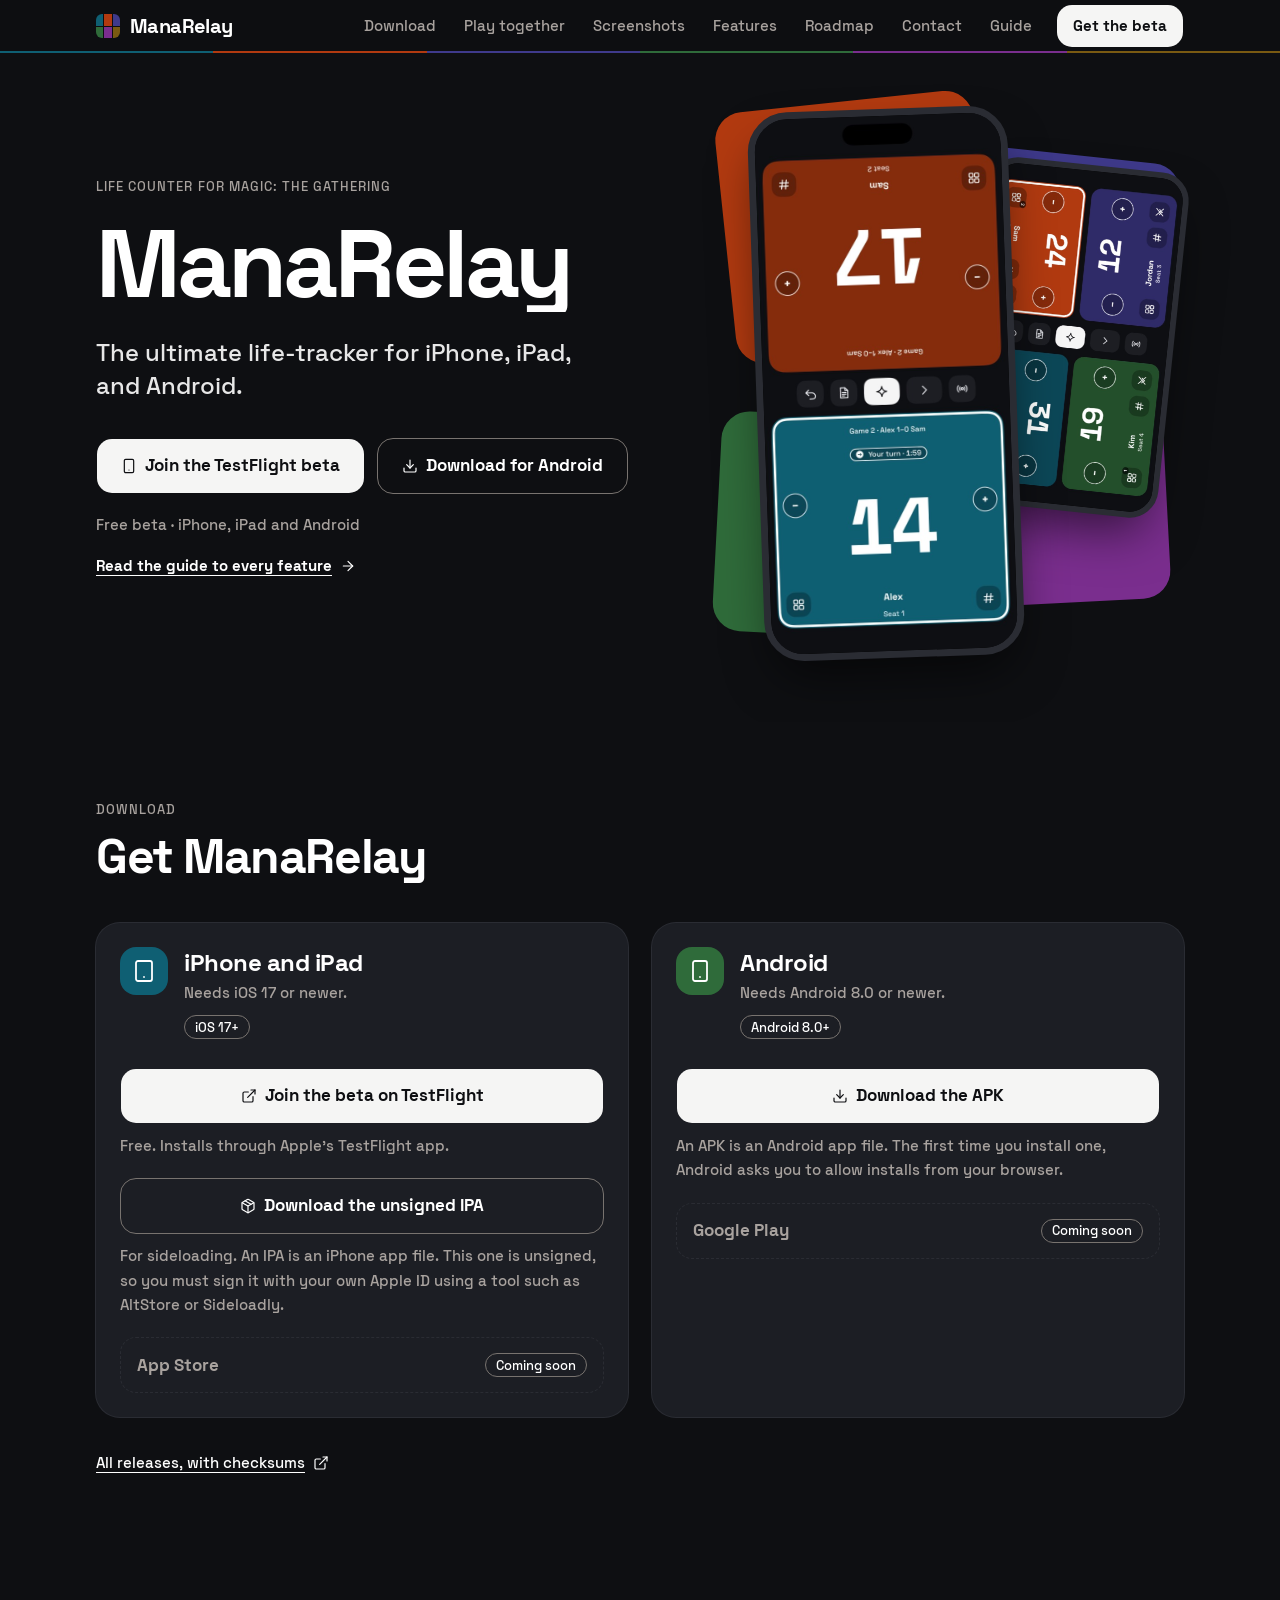
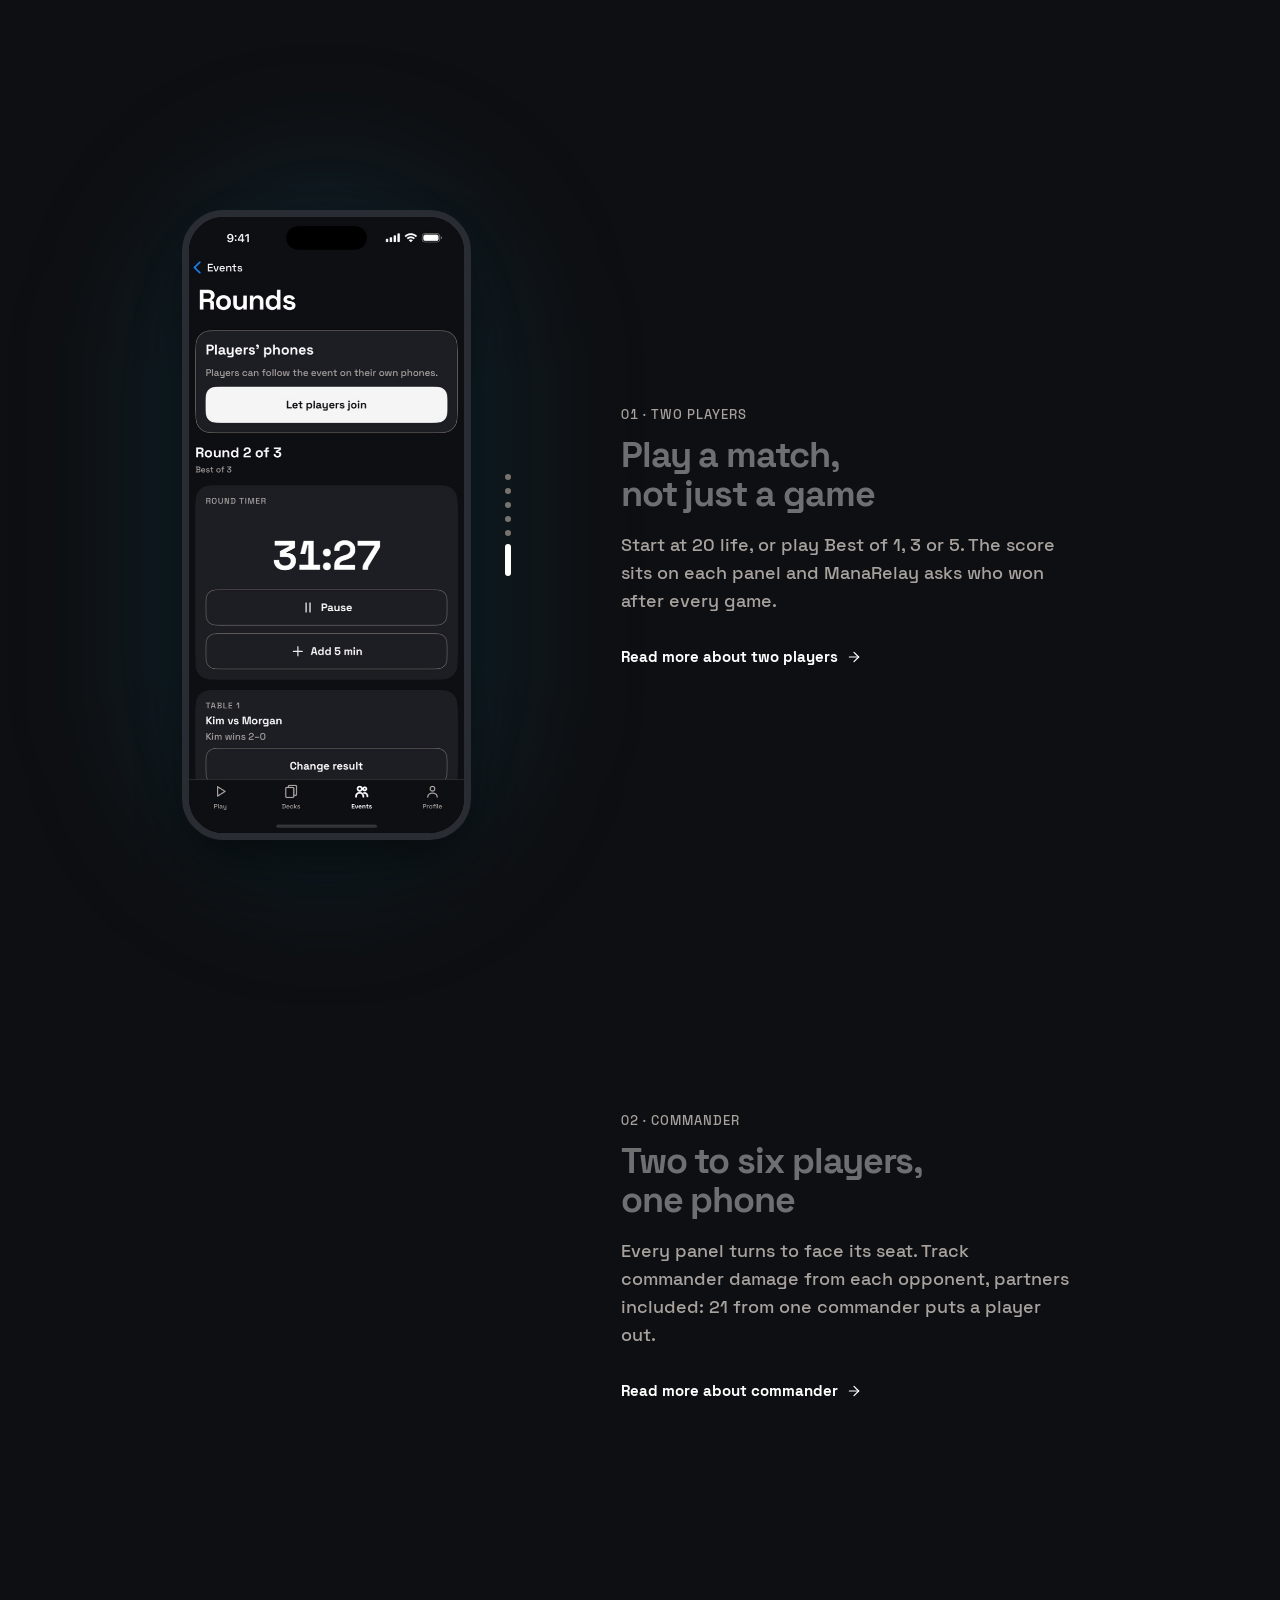
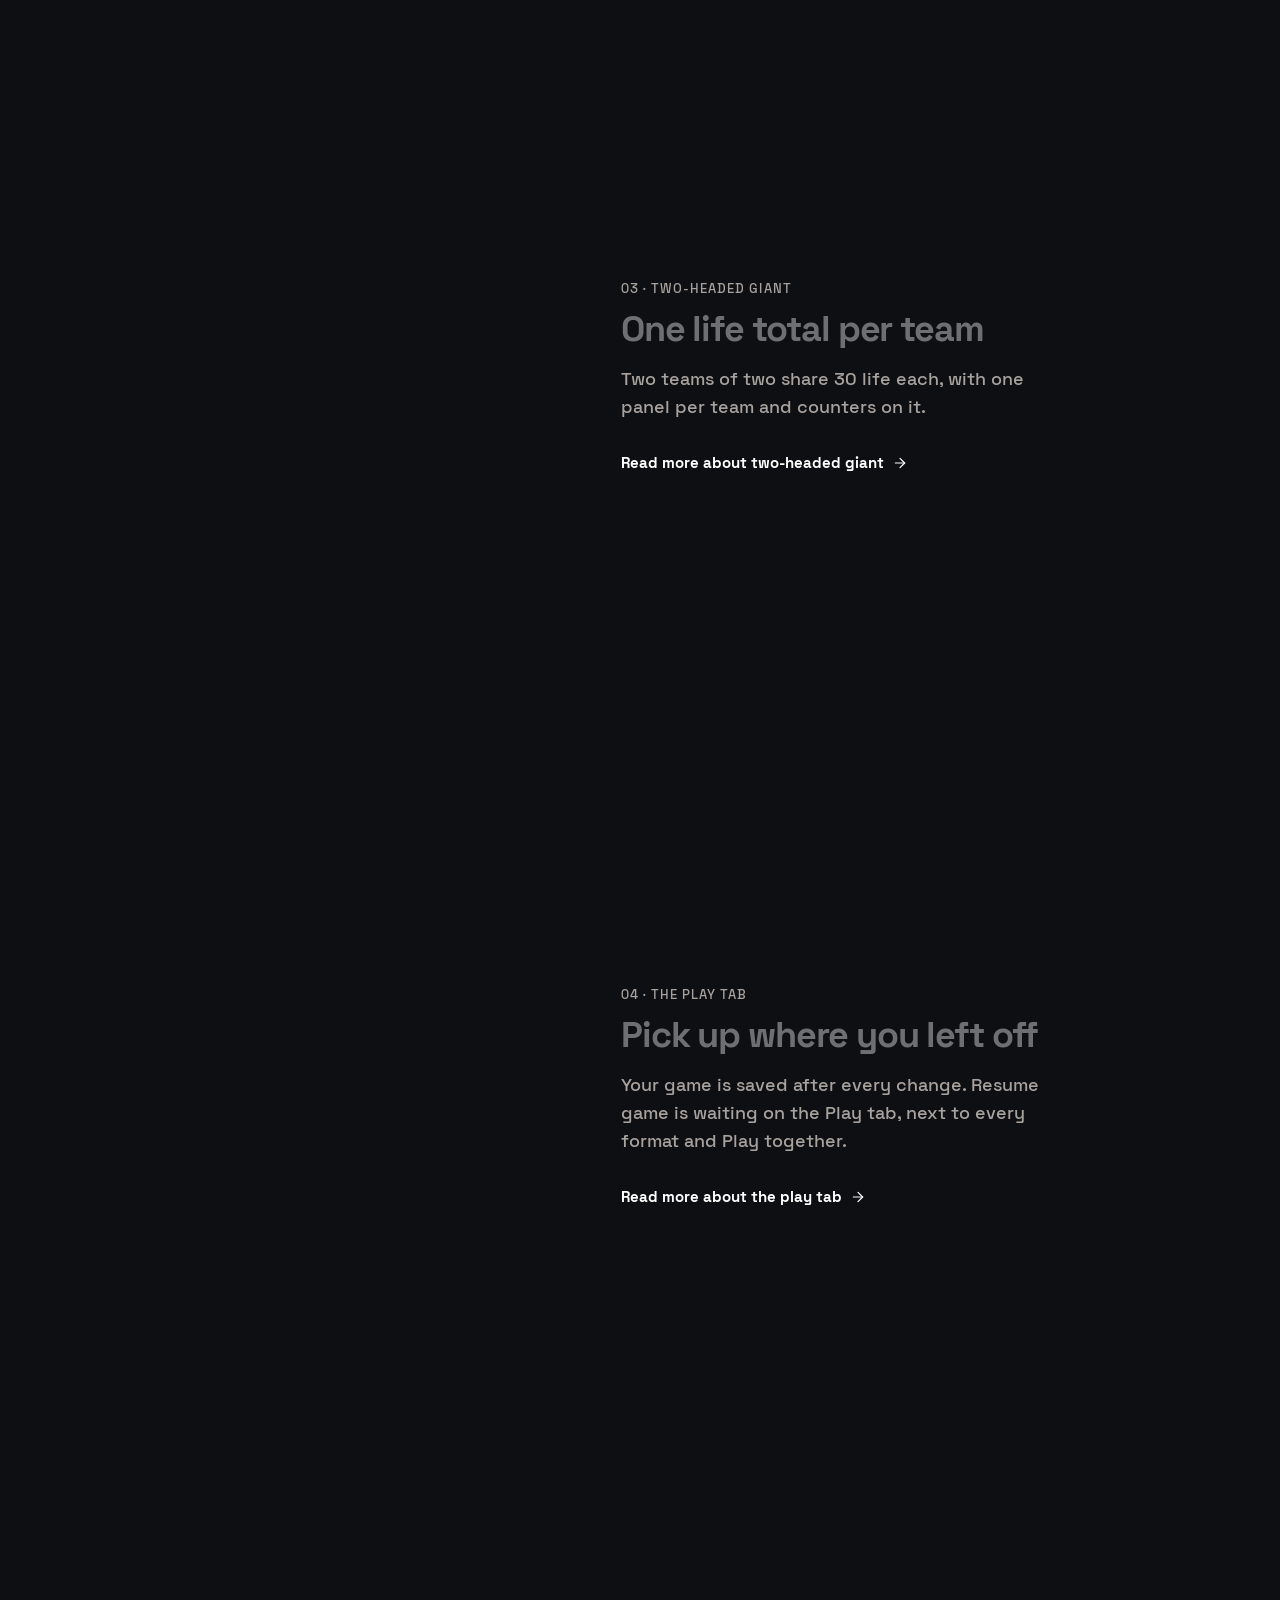
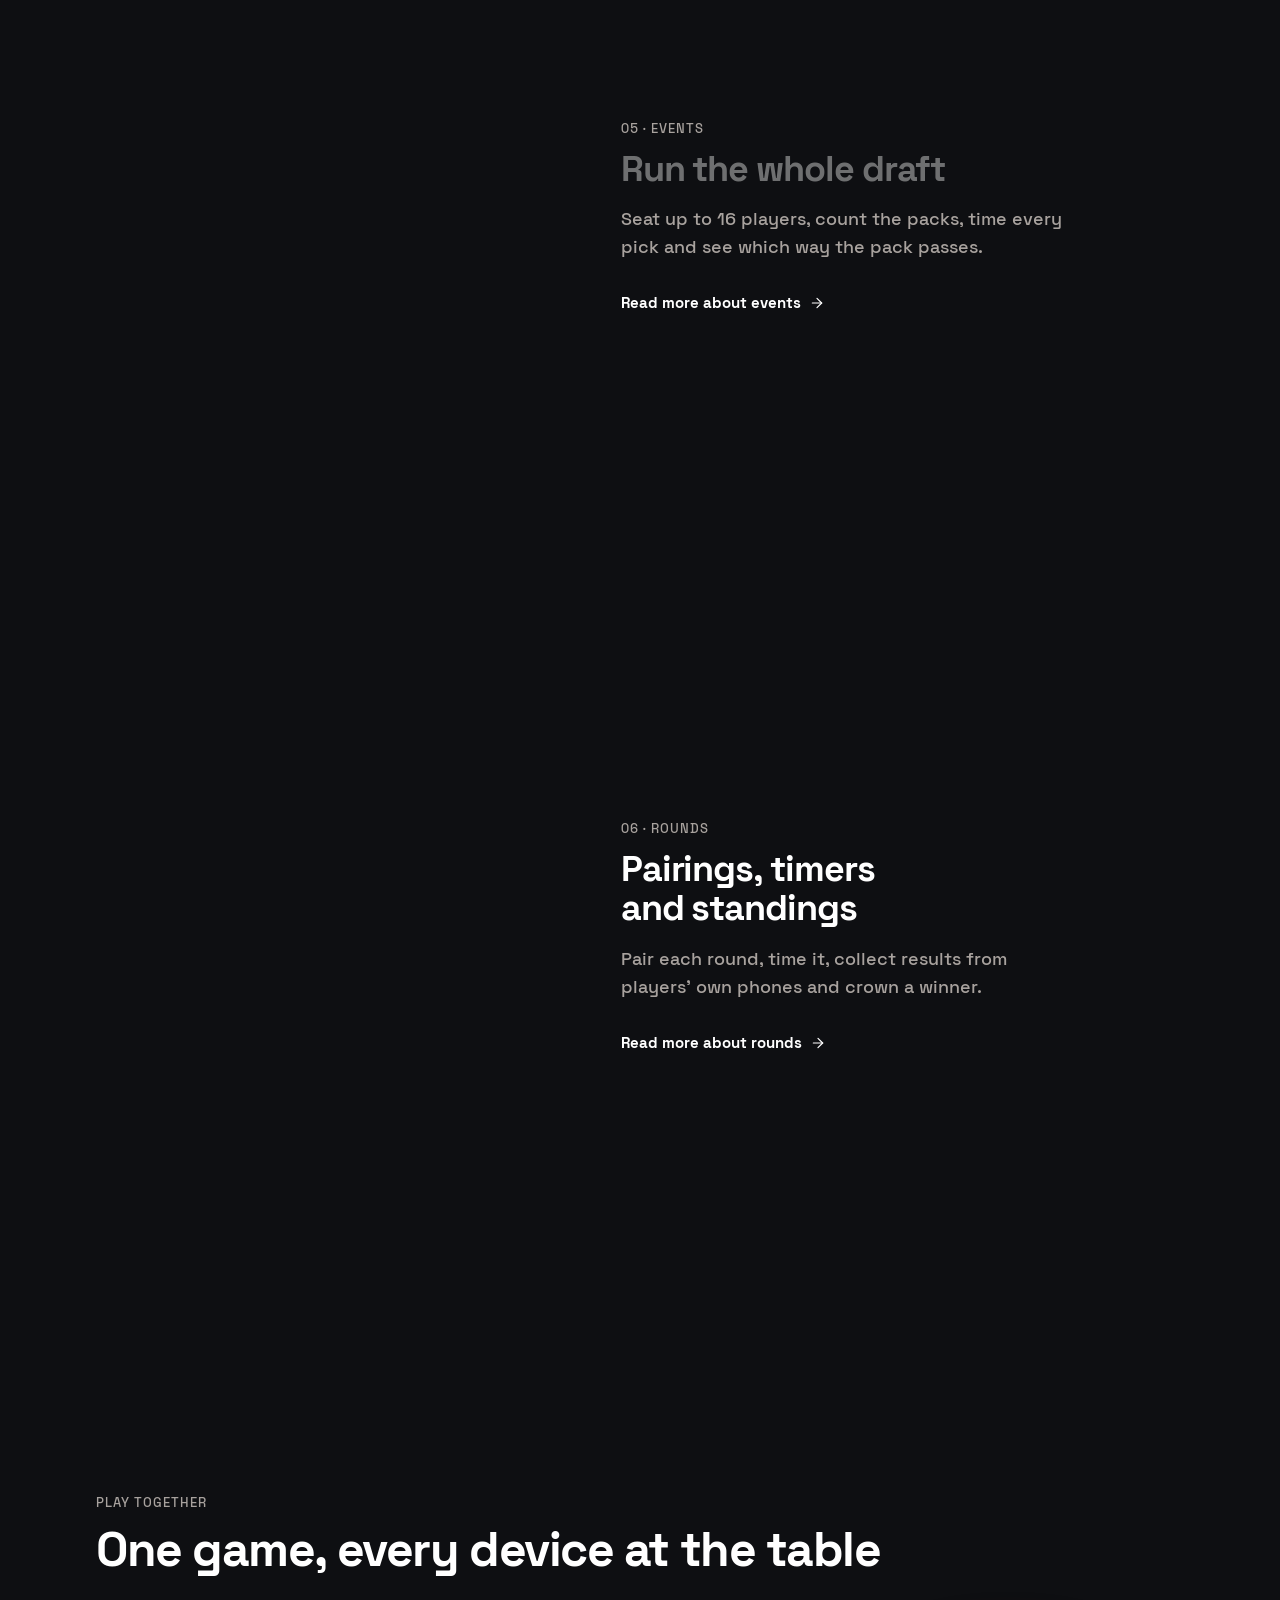
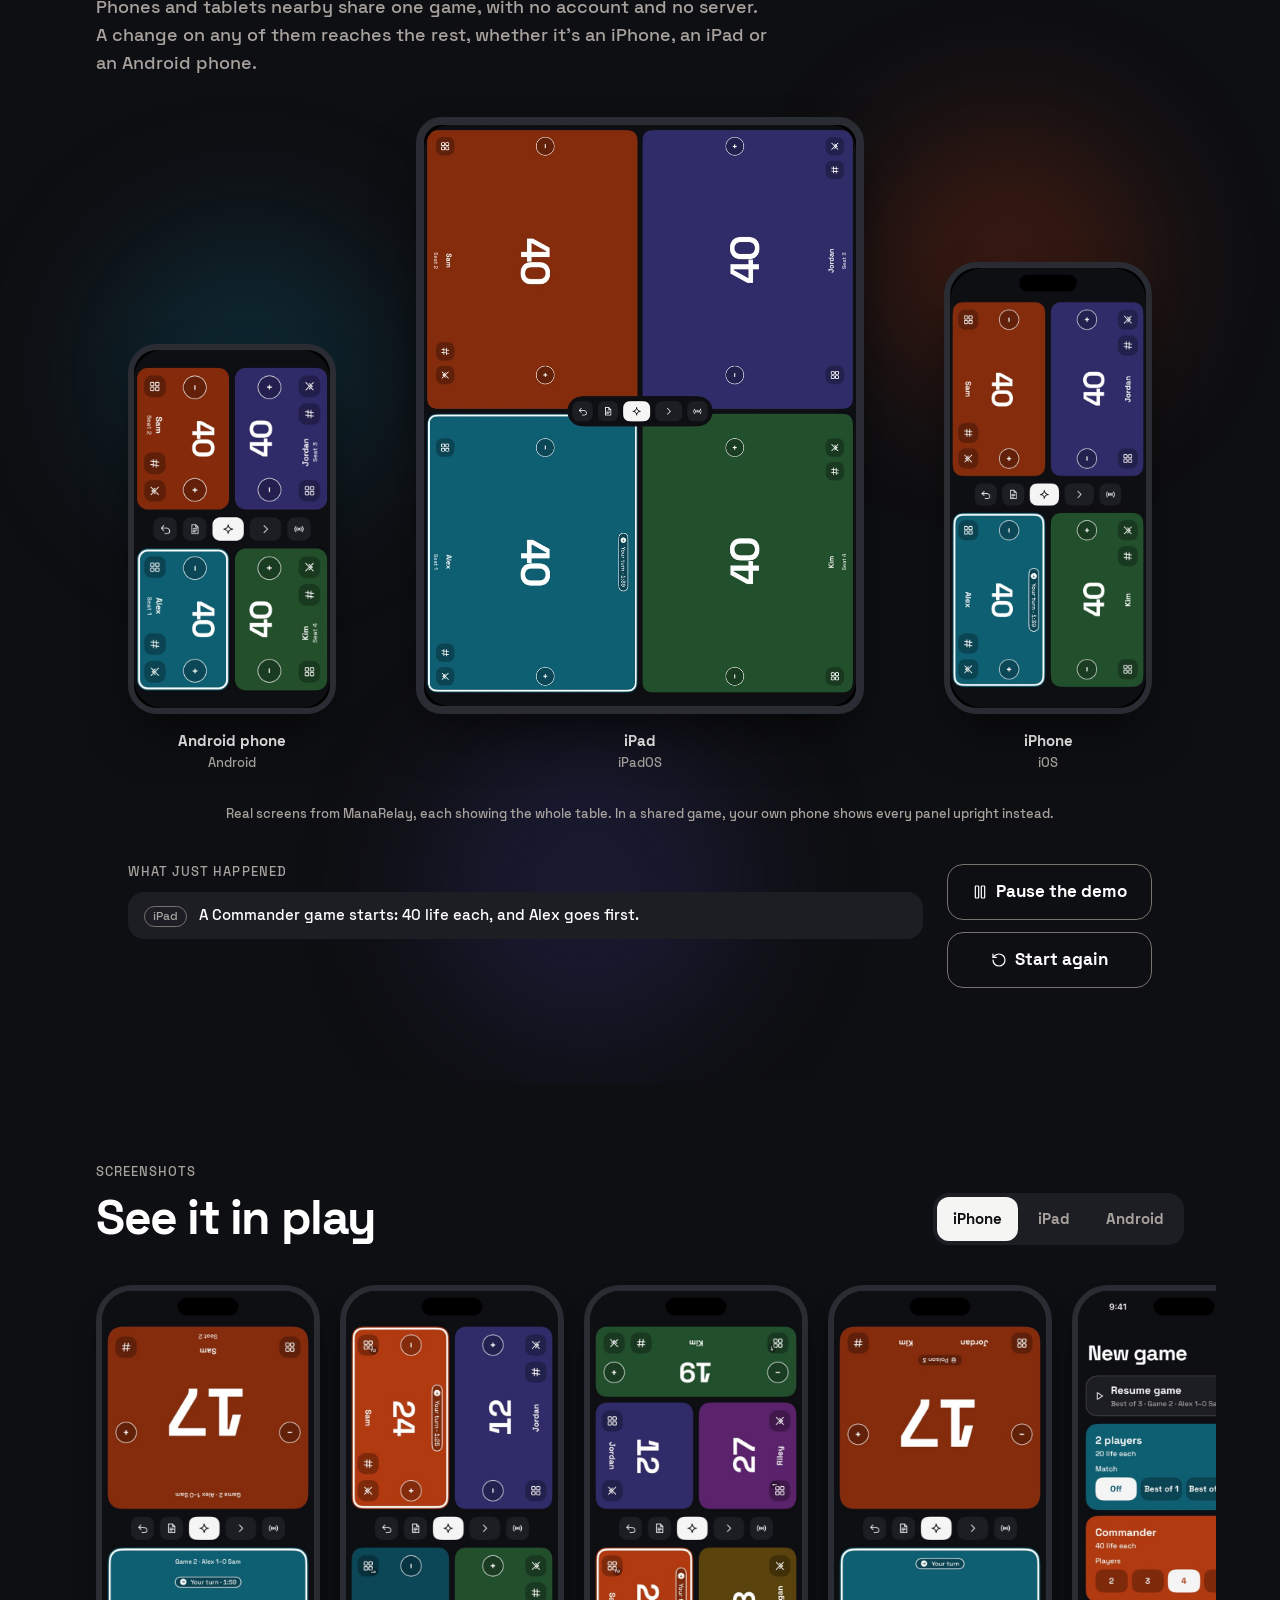
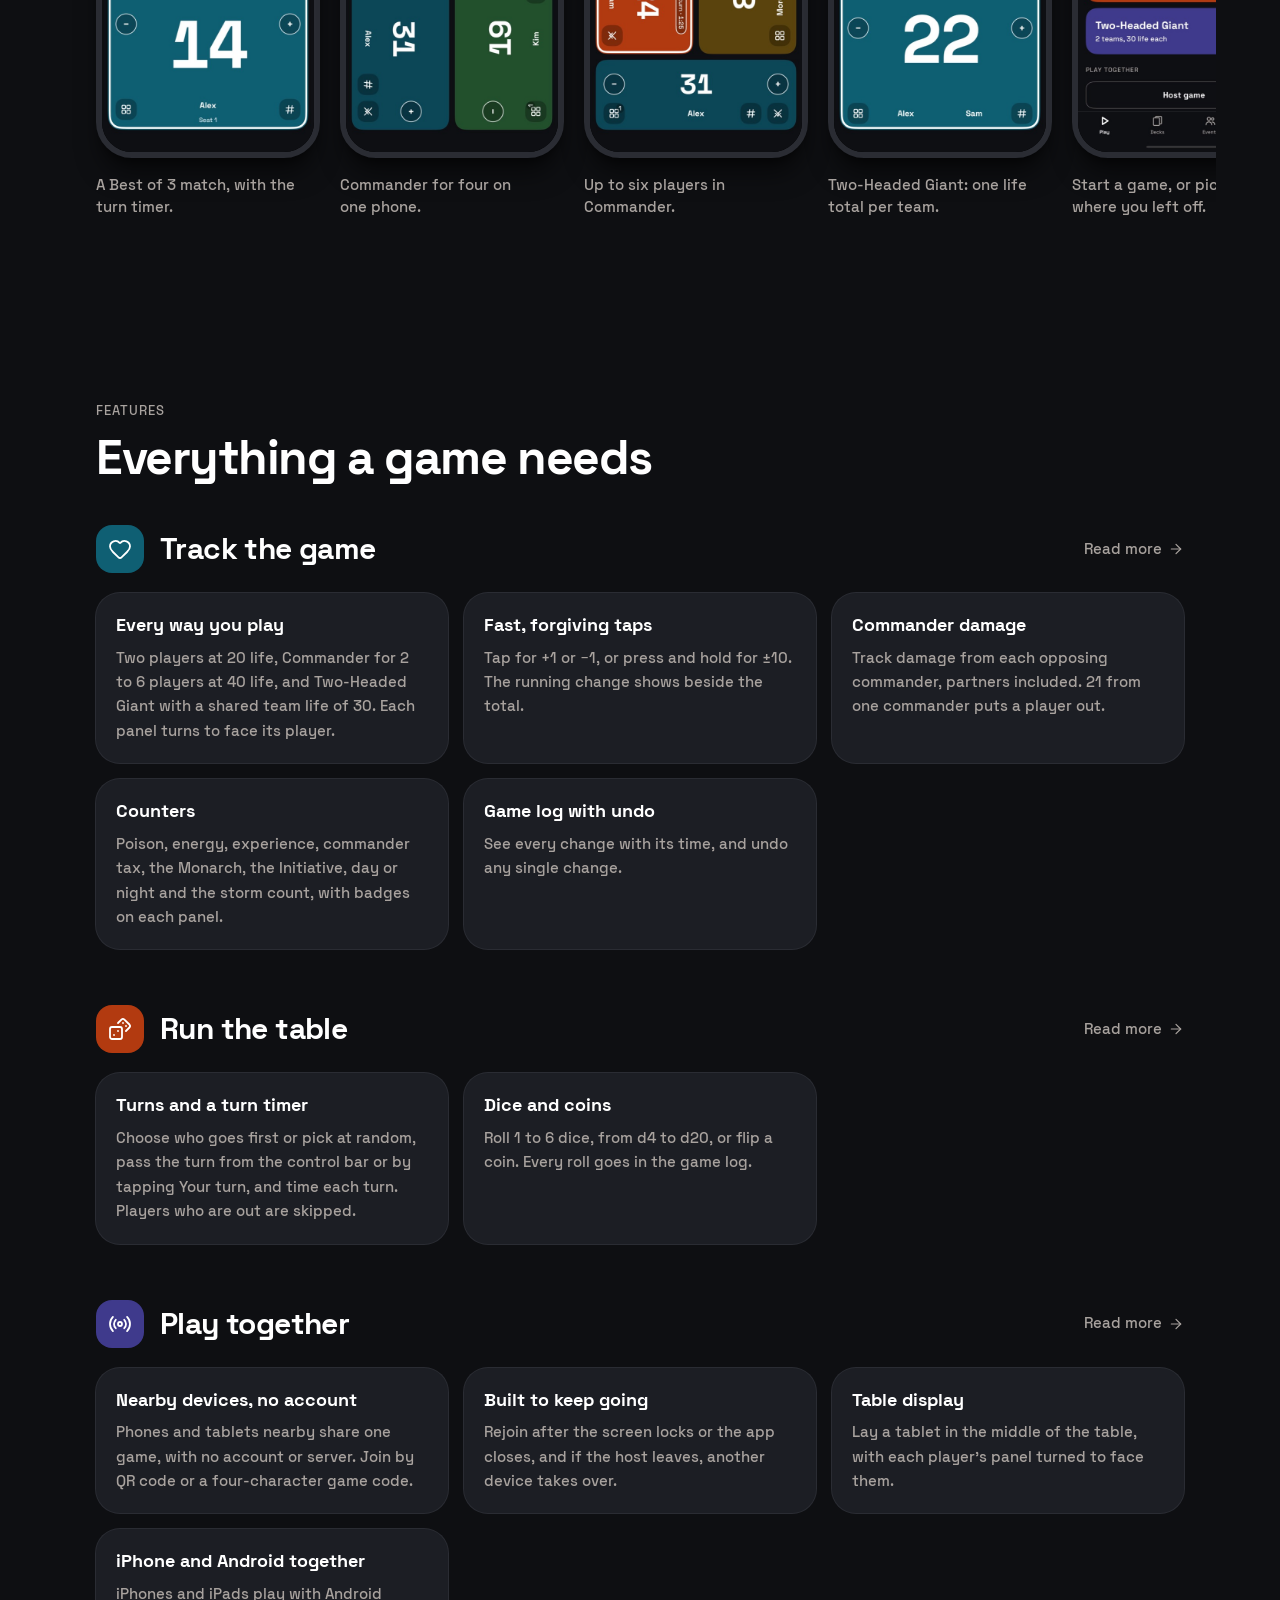
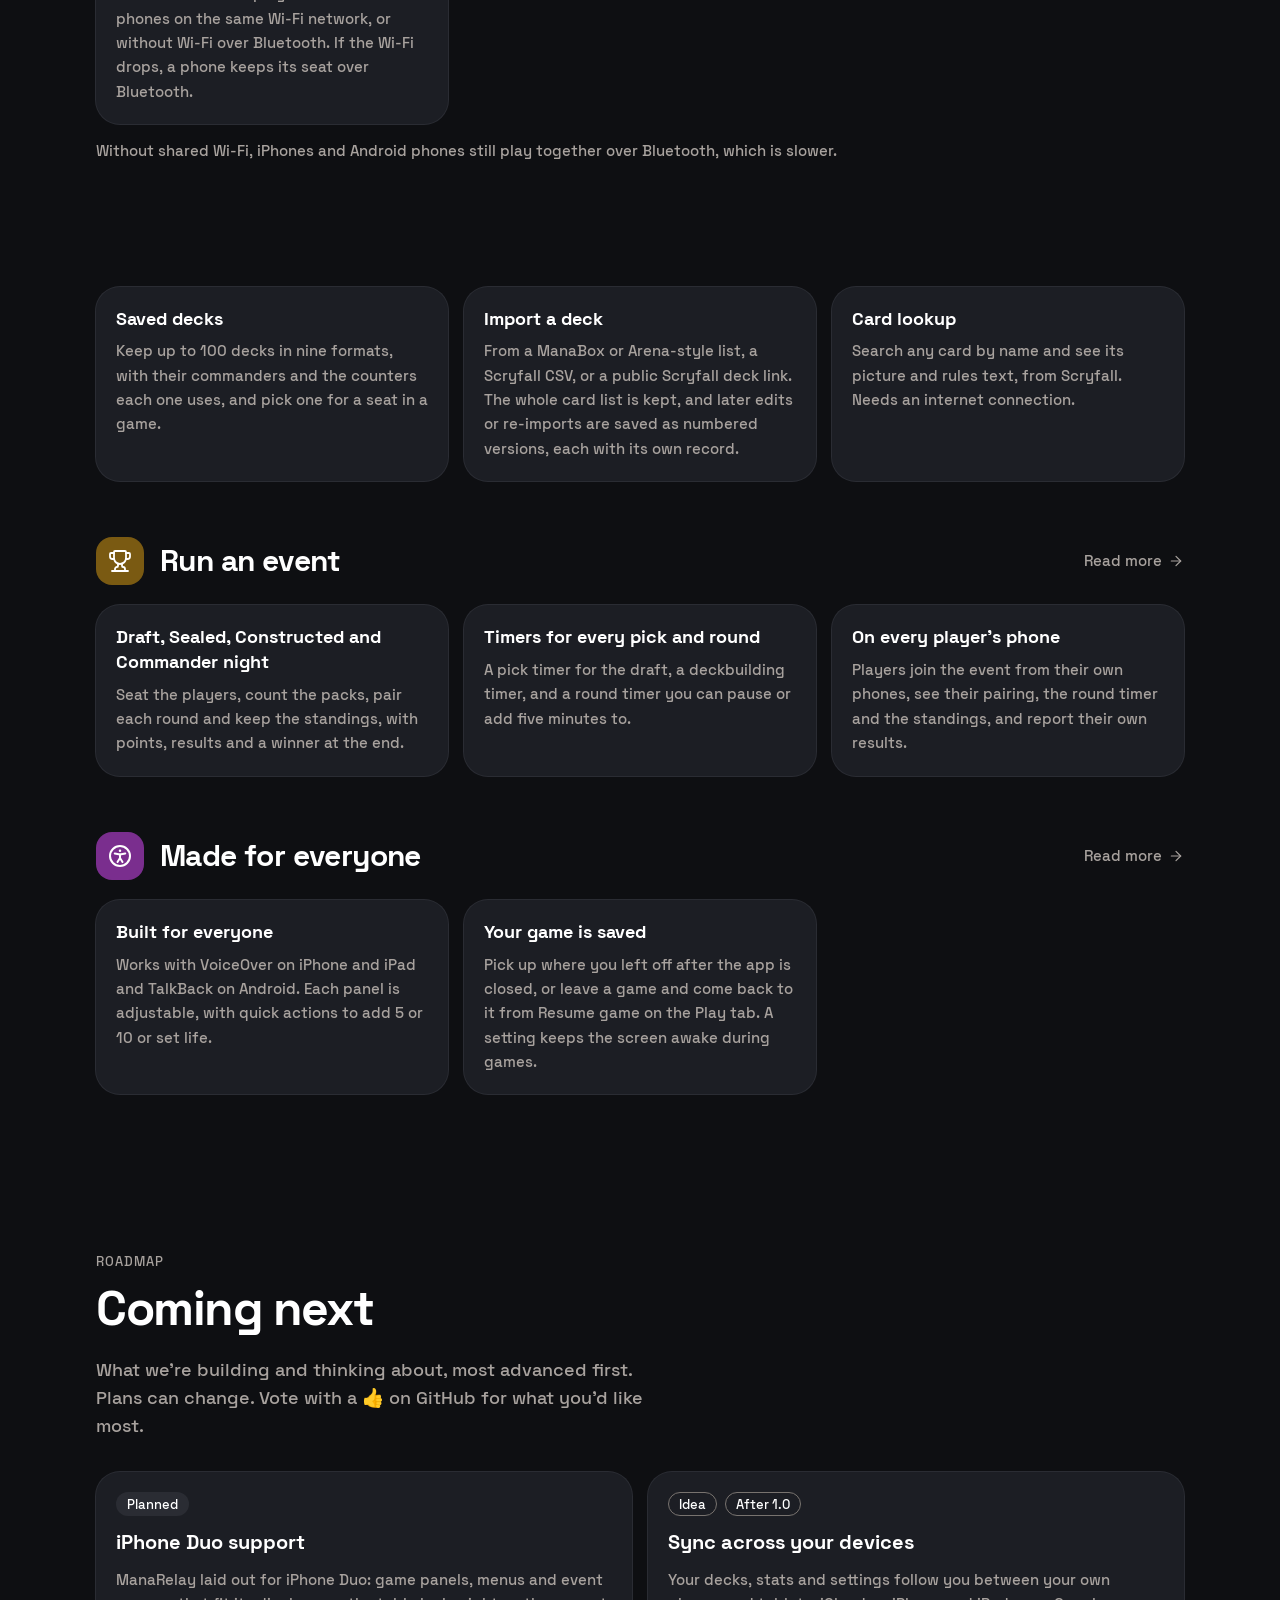
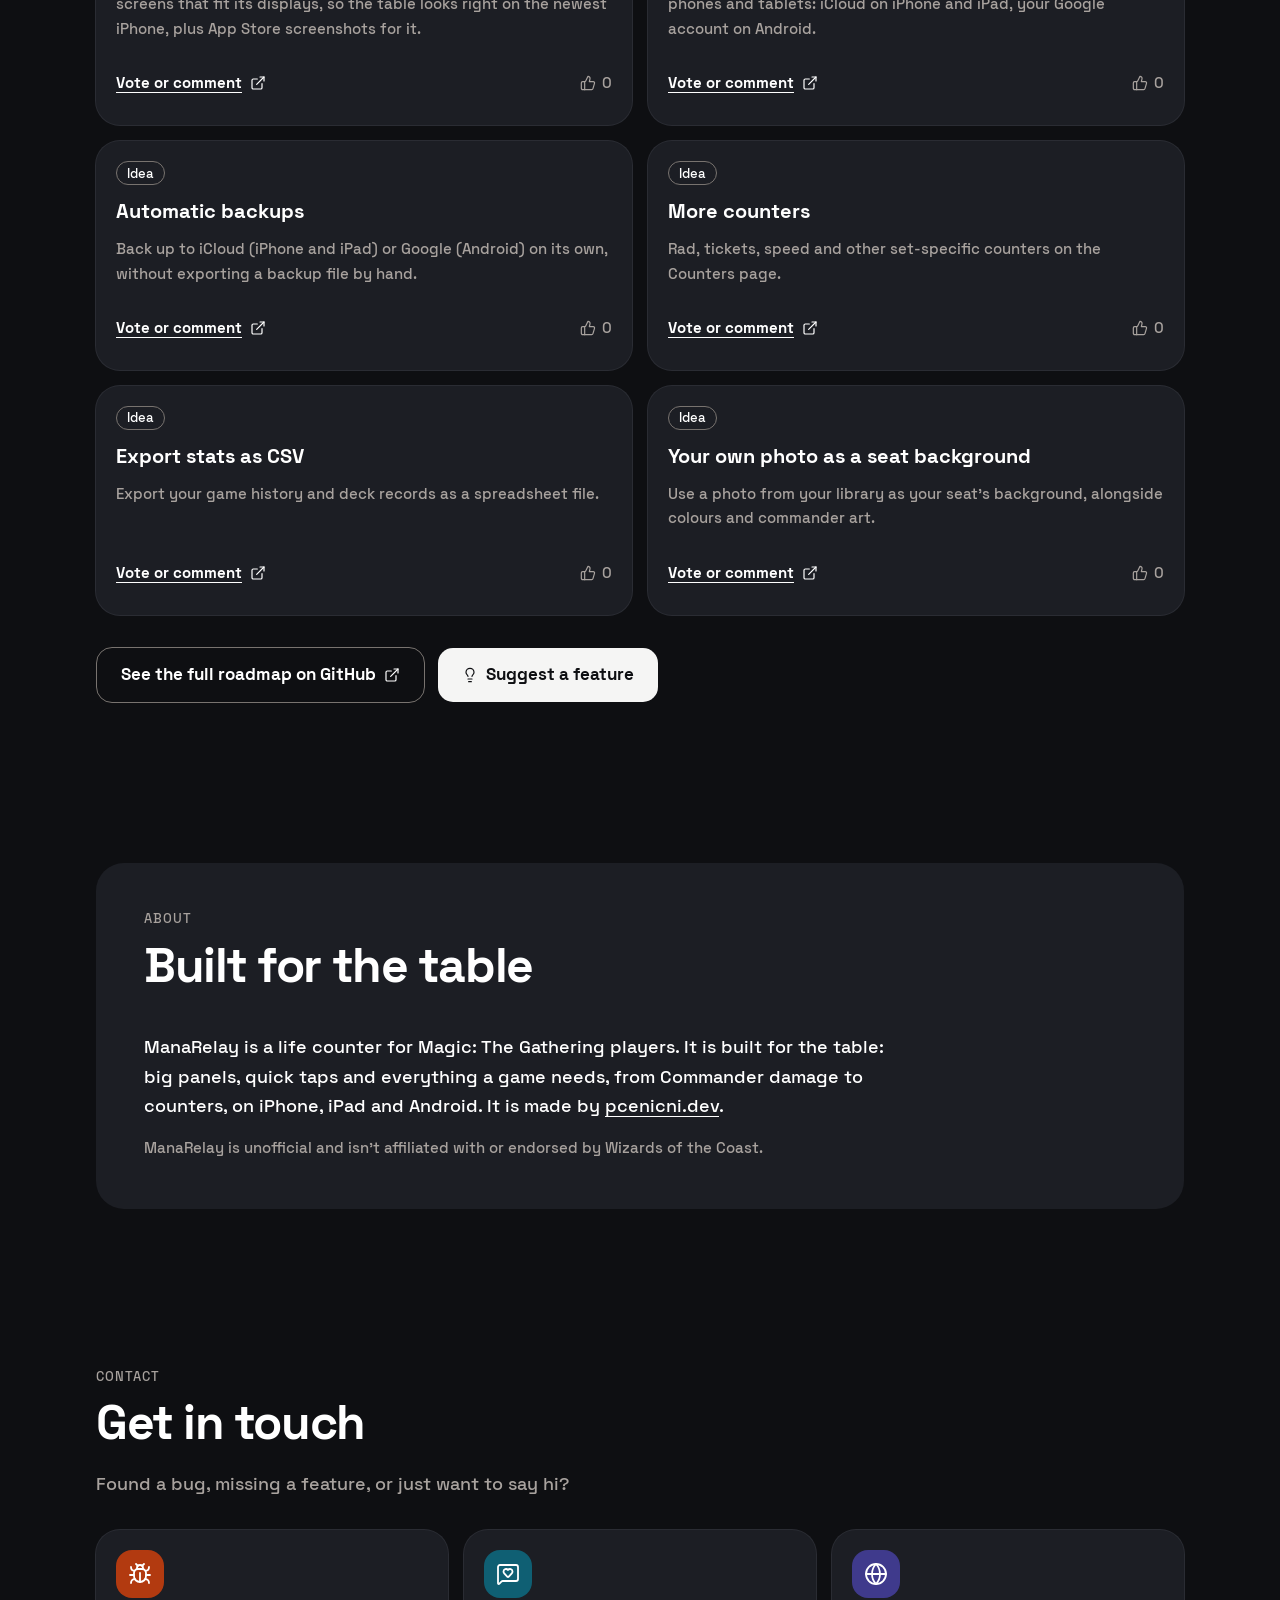
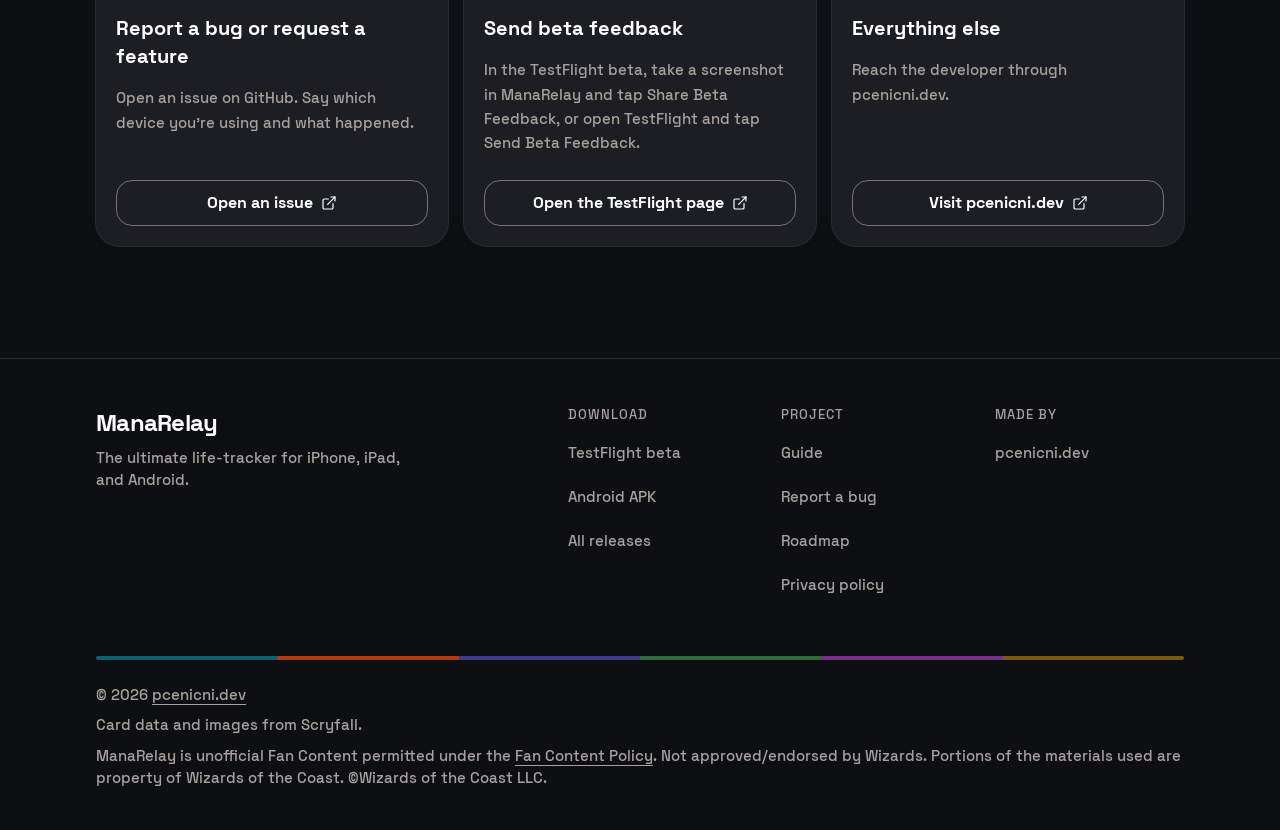
<file: index.html>
<!doctype html>
<html lang="en" class="dark">
  <head>
    <meta charset="utf-8" />
    <meta name="viewport" content="width=device-width, initial-scale=1" />
    <title>ManaRelay</title>
    <meta name="description" content="ManaRelay is the ultimate life-tracker for iPhone, iPad, and Android." />
    <meta name="color-scheme" content="dark" />
    <meta name="theme-color" content="#0E0F12" />
    <meta property="og:title" content="ManaRelay" />
    <meta property="og:description" content="ManaRelay is the ultimate life-tracker for iPhone, iPad, and Android." />
    <meta property="og:image" content="screenshots/iphone/01-two-player-match.jpg" />
    <script type="module" crossorigin src="./assets/main-ijTpzR7z.js"></script>
    <link rel="modulepreload" crossorigin href="./assets/SiteHeader-Dh2UIB3n.js">
    <link rel="modulepreload" crossorigin href="./assets/Reveal-Phk2a0mw.js">
    <link rel="stylesheet" crossorigin href="./assets/SiteHeader-Ds6rcYu2.css">
  </head>
  <body>
    <div id="root"></div>
    <noscript>
      <p style="margin:0;padding:2rem 1.25rem;max-width:40rem;font:500 1.125rem/1.5 system-ui,sans-serif;color:#fff">
        ManaRelay is the ultimate life-tracker for iPhone, iPad, and Android. This page needs JavaScript, but you can get
        the app without it:
        <a style="color:#fff" href="https://testflight.apple.com/join/6eZ4953F">Join the TestFlight beta</a> or
        <a style="color:#fff" href="https://github.com/nikpcenicni/ManaRelay/releases/latest/download/ManaRelay-android.apk">Download the Android APK</a>.
      </p>
    </noscript>
  </body>
</html>
</file>
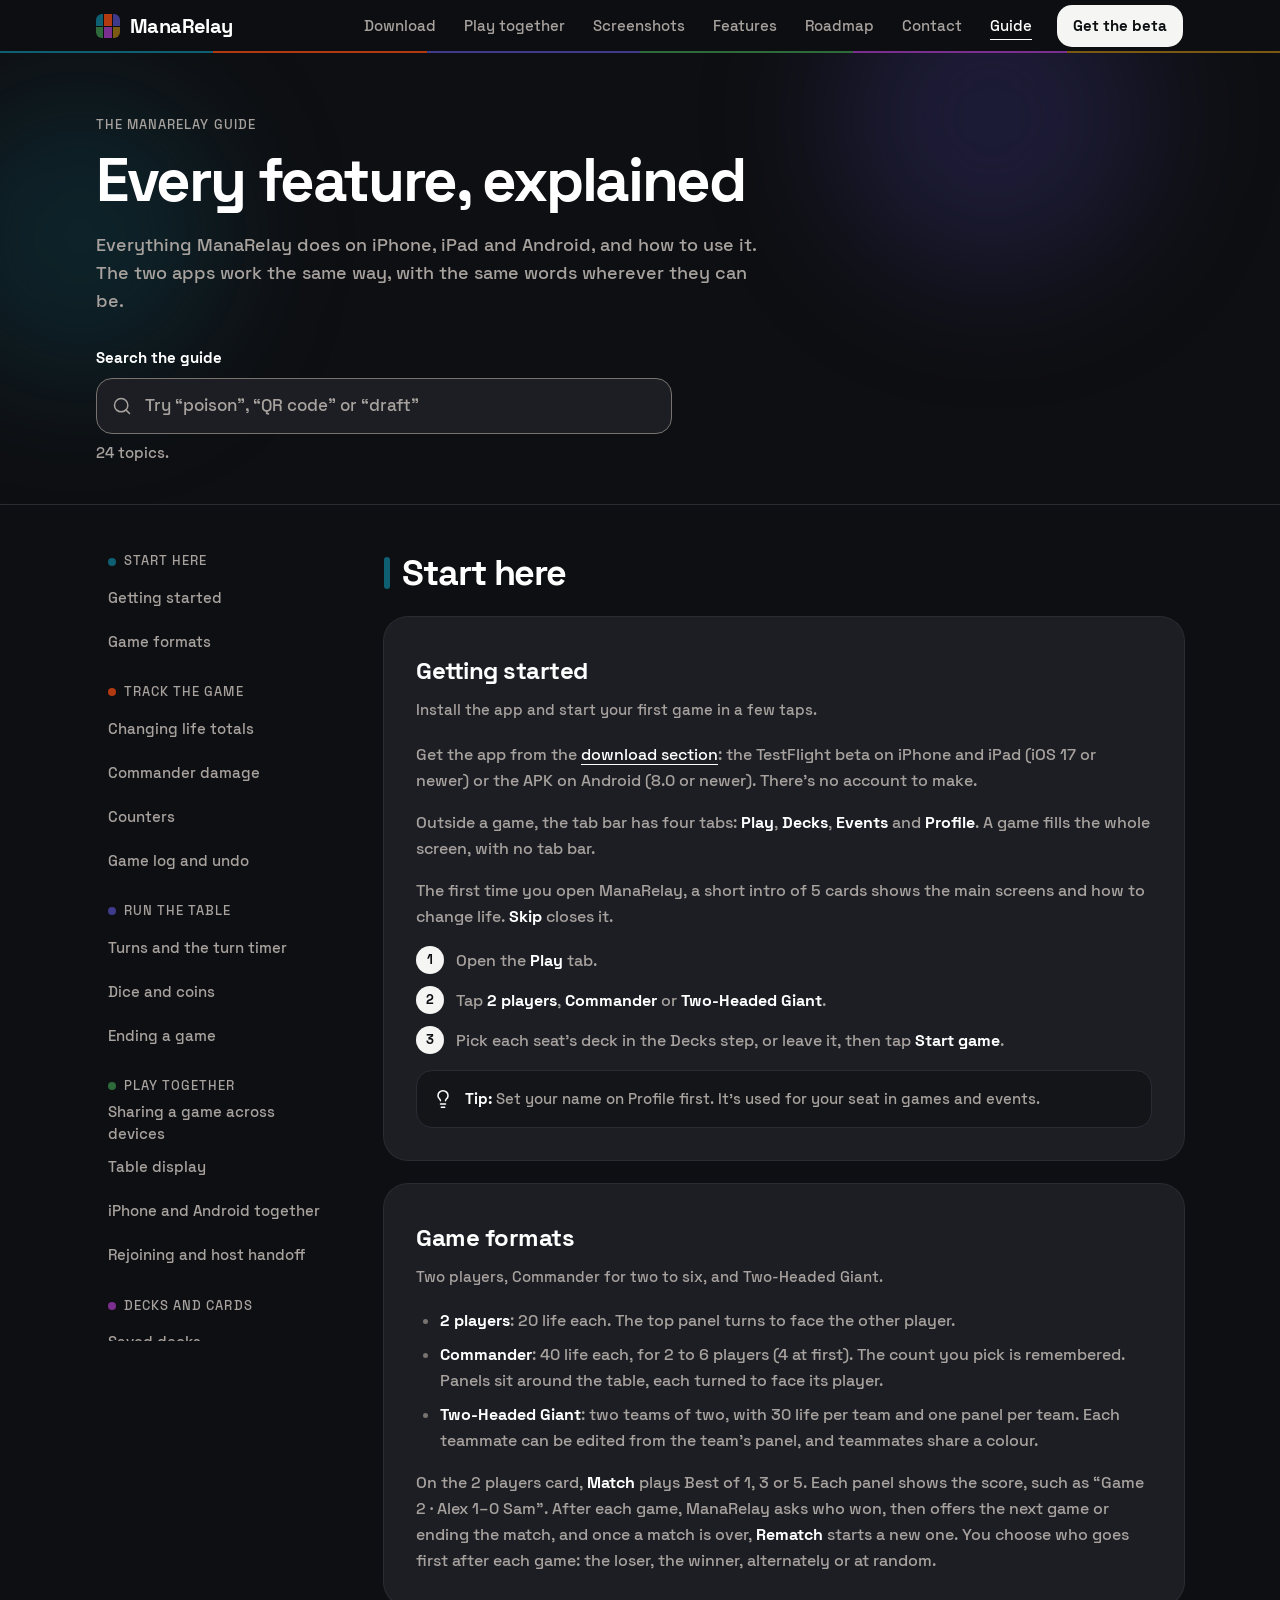
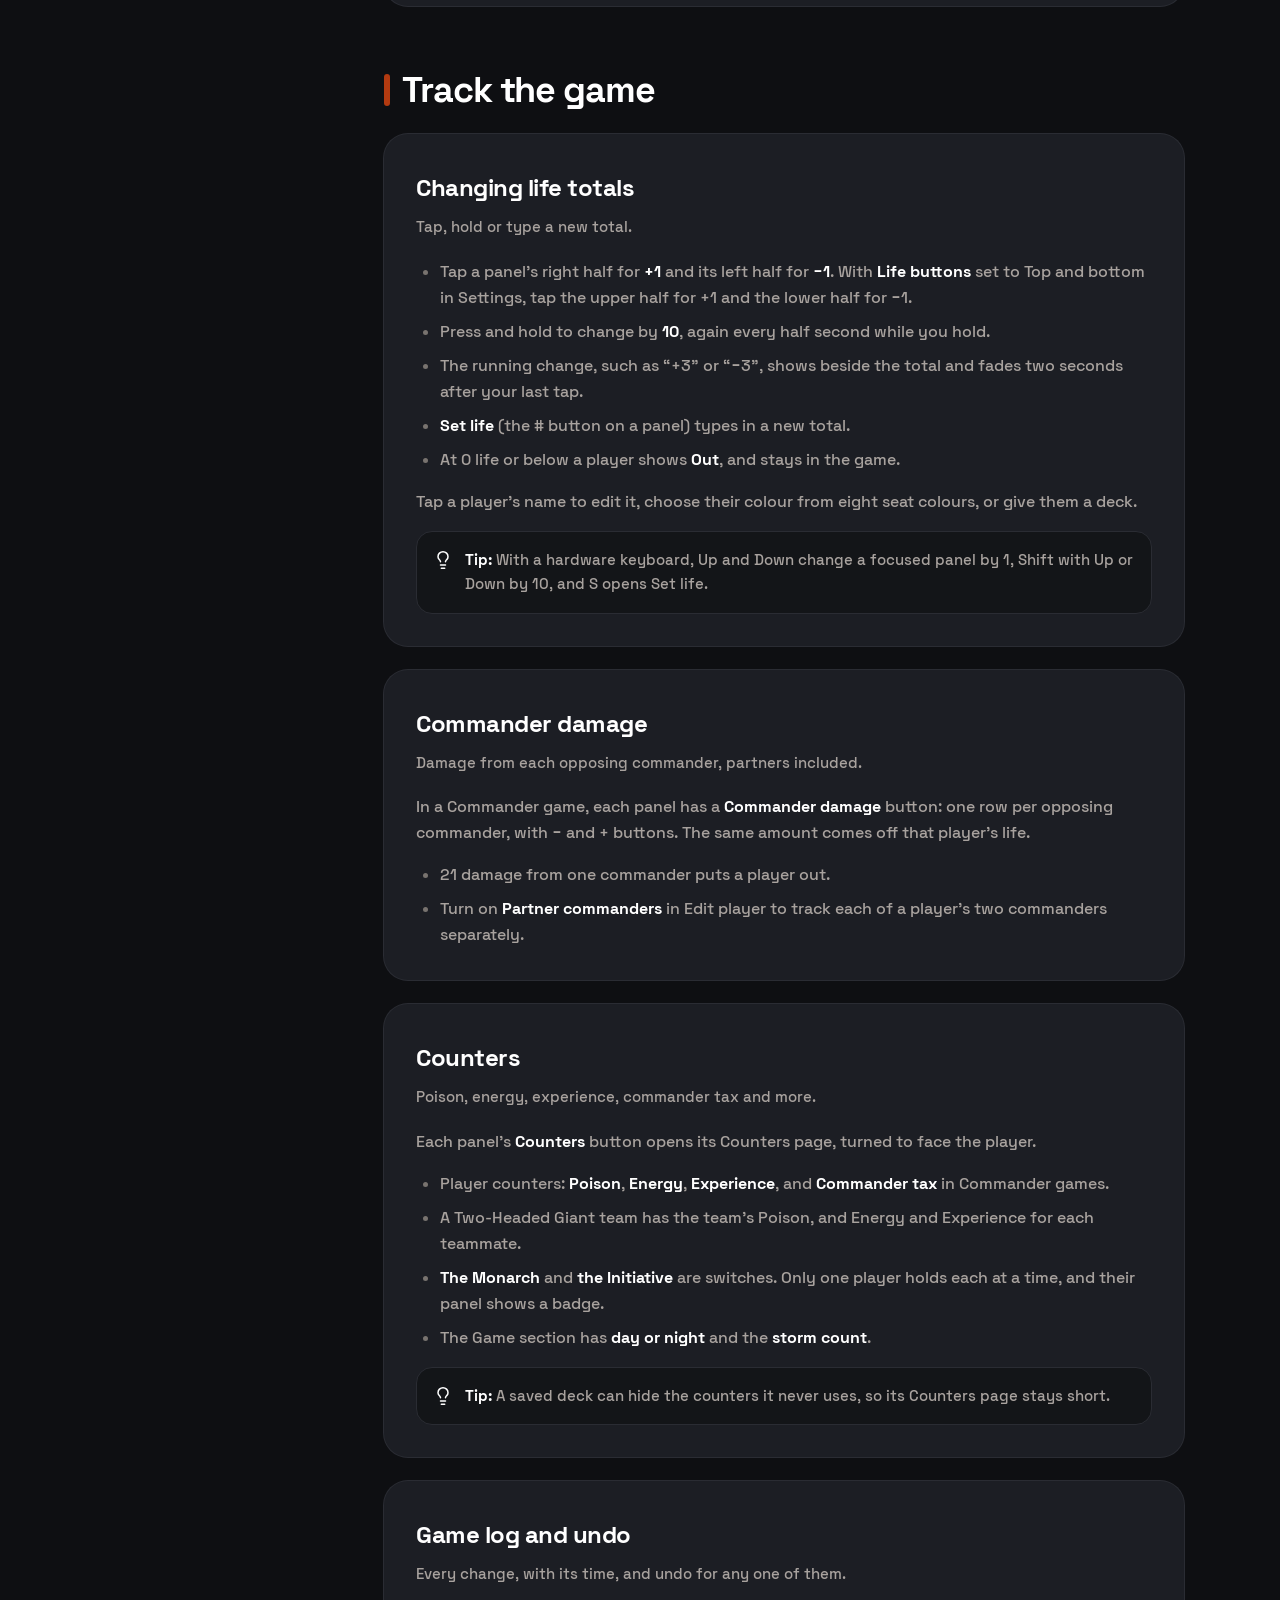
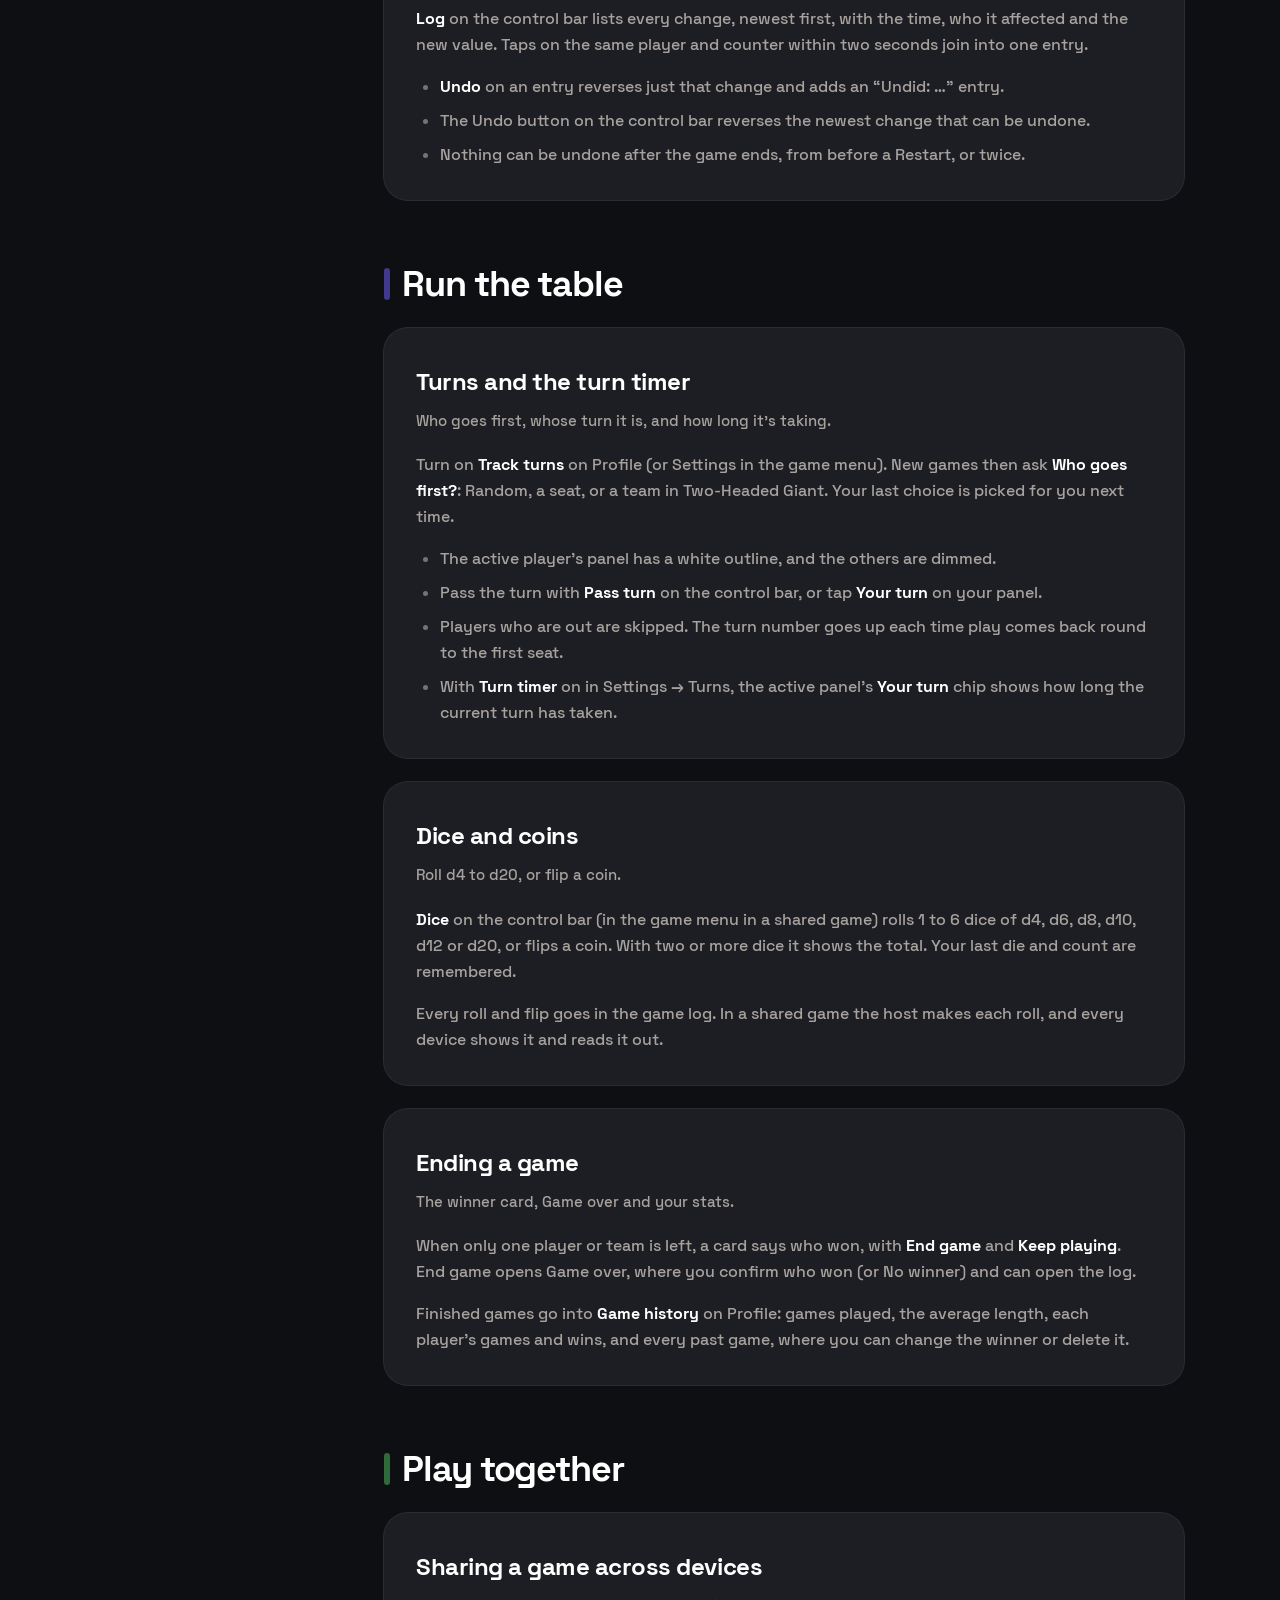
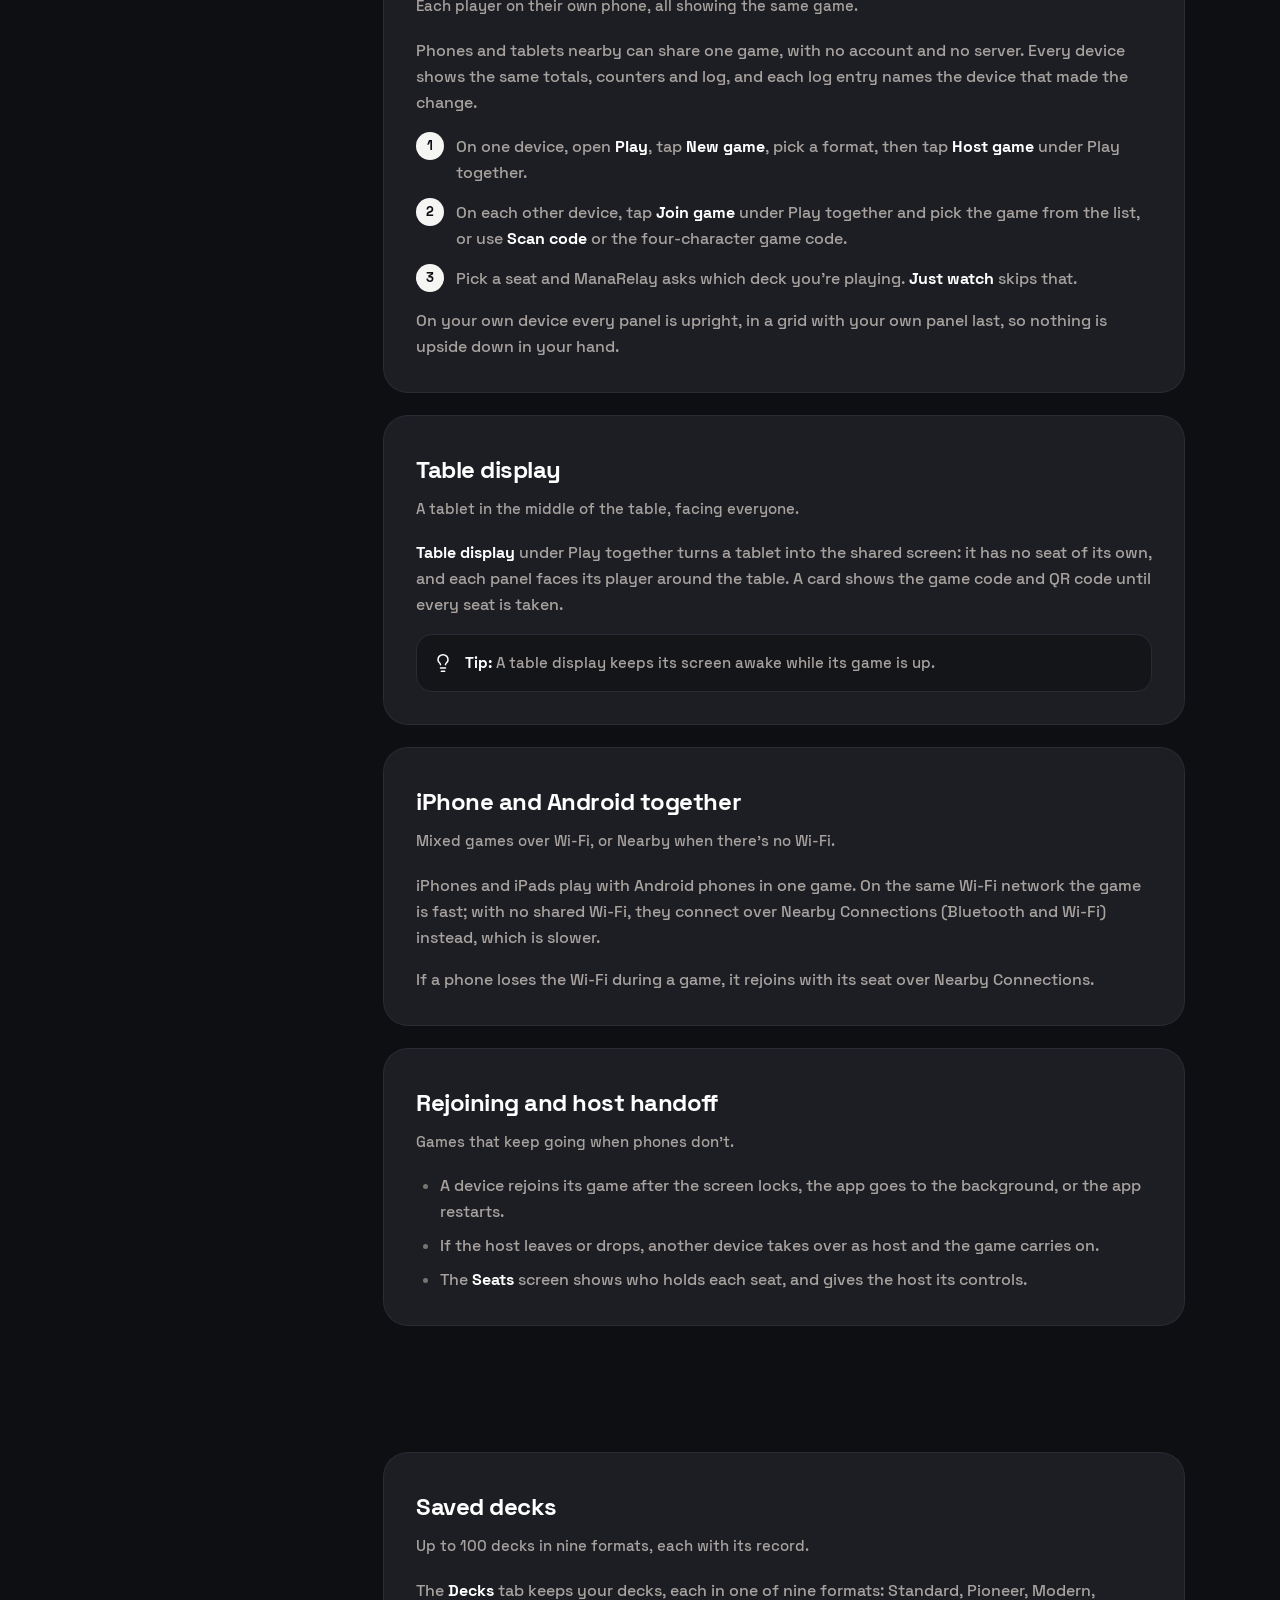
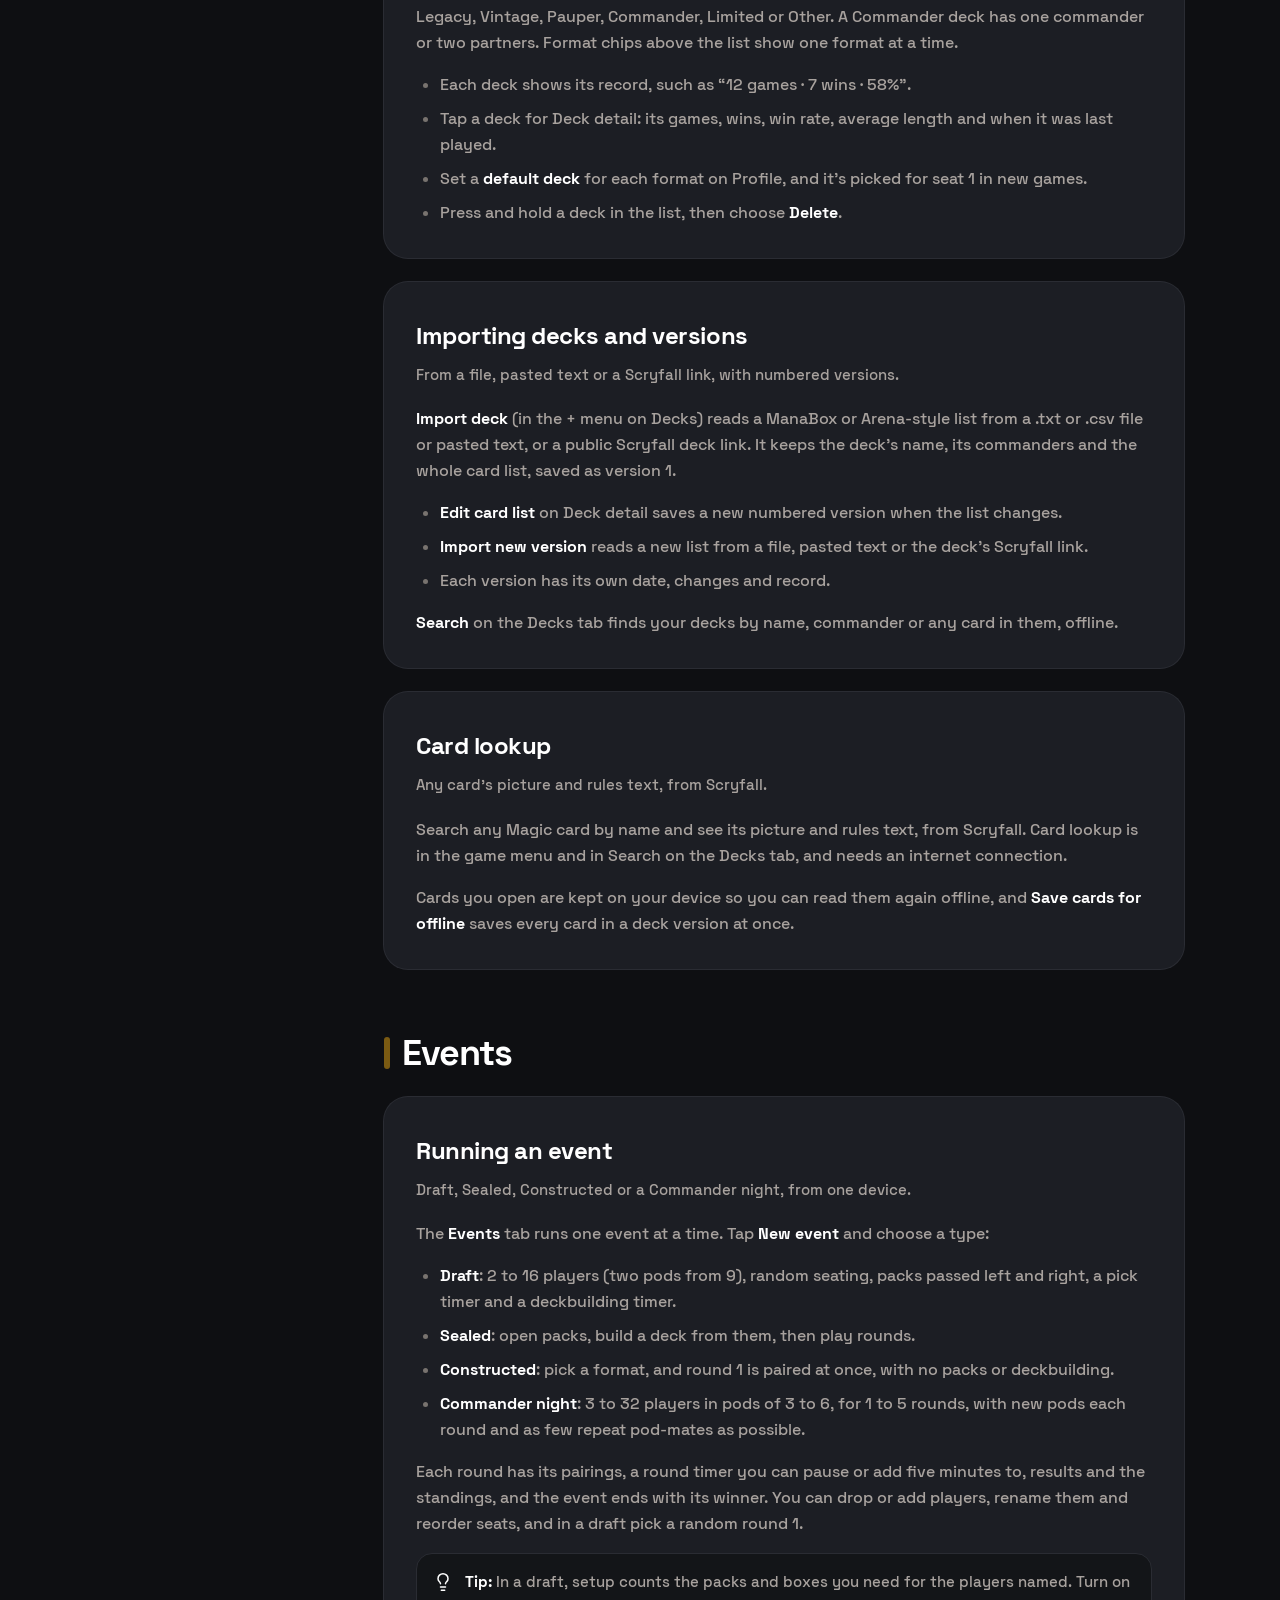
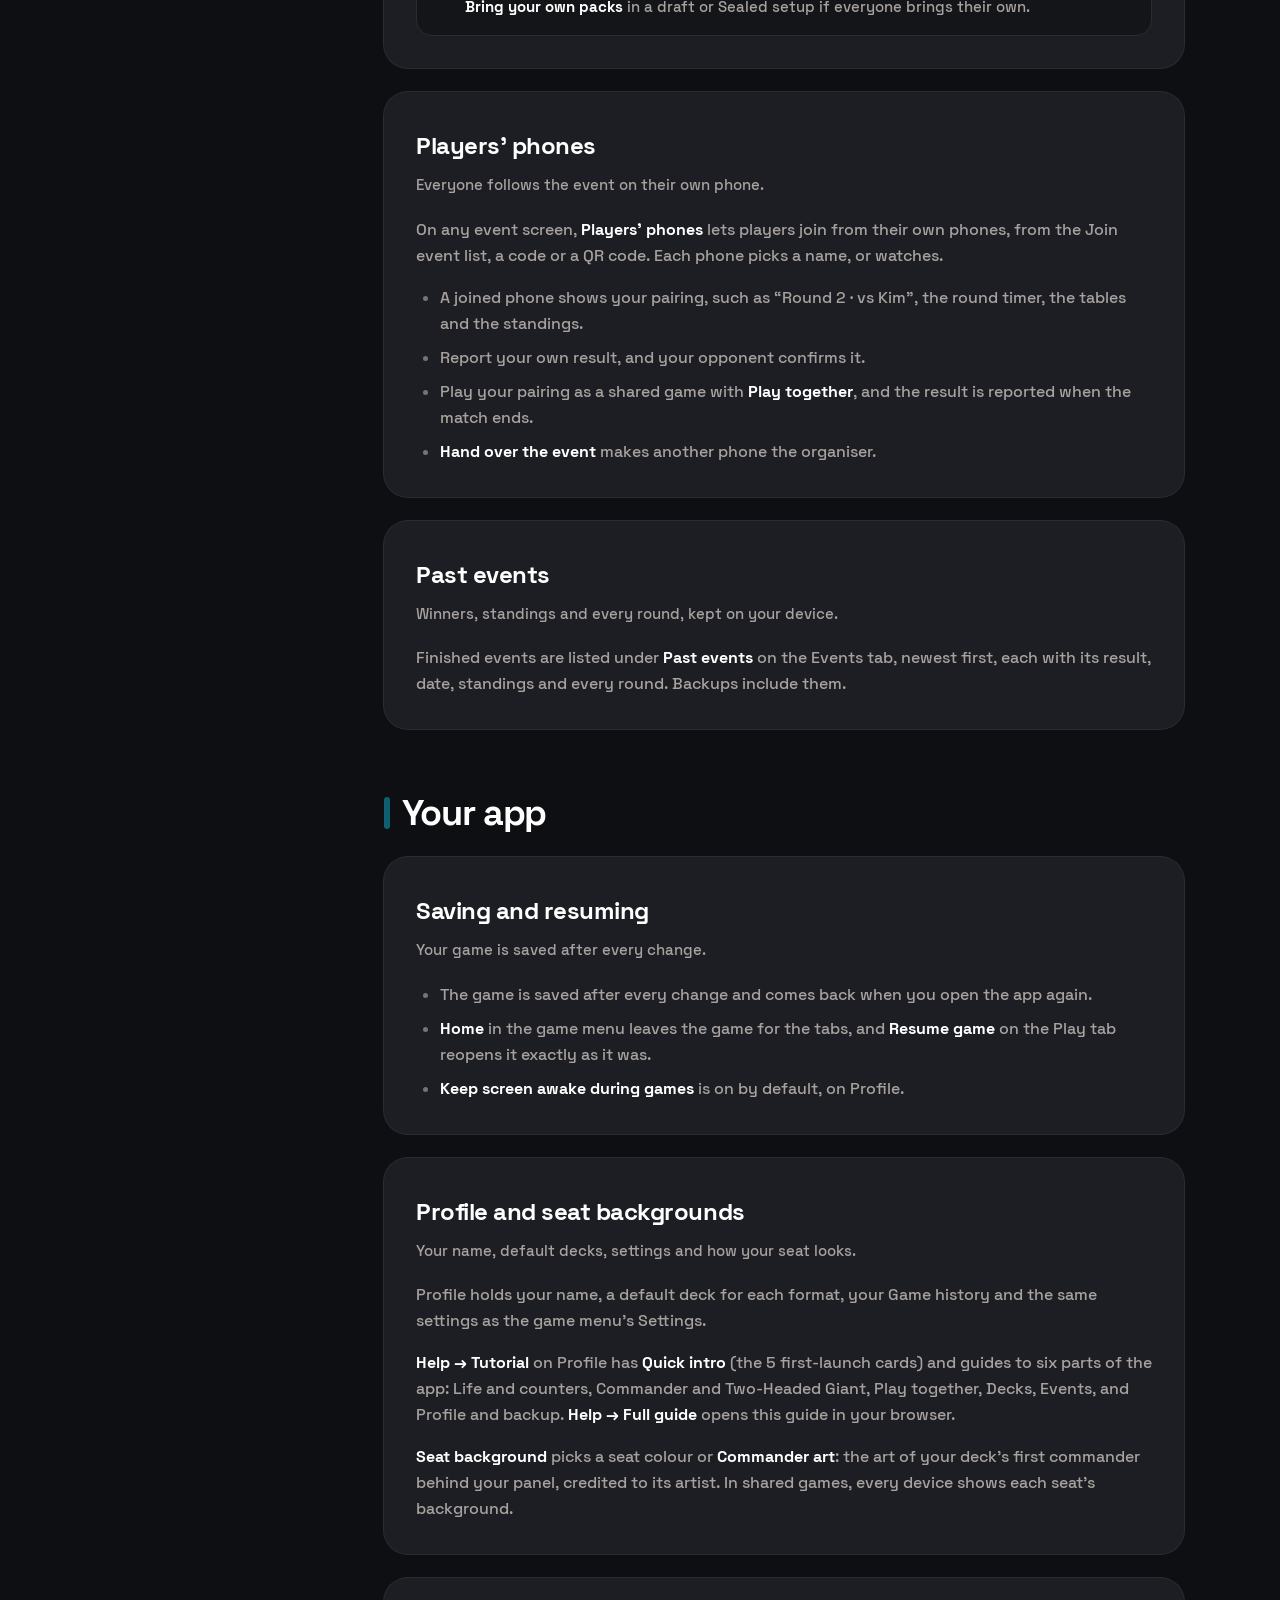
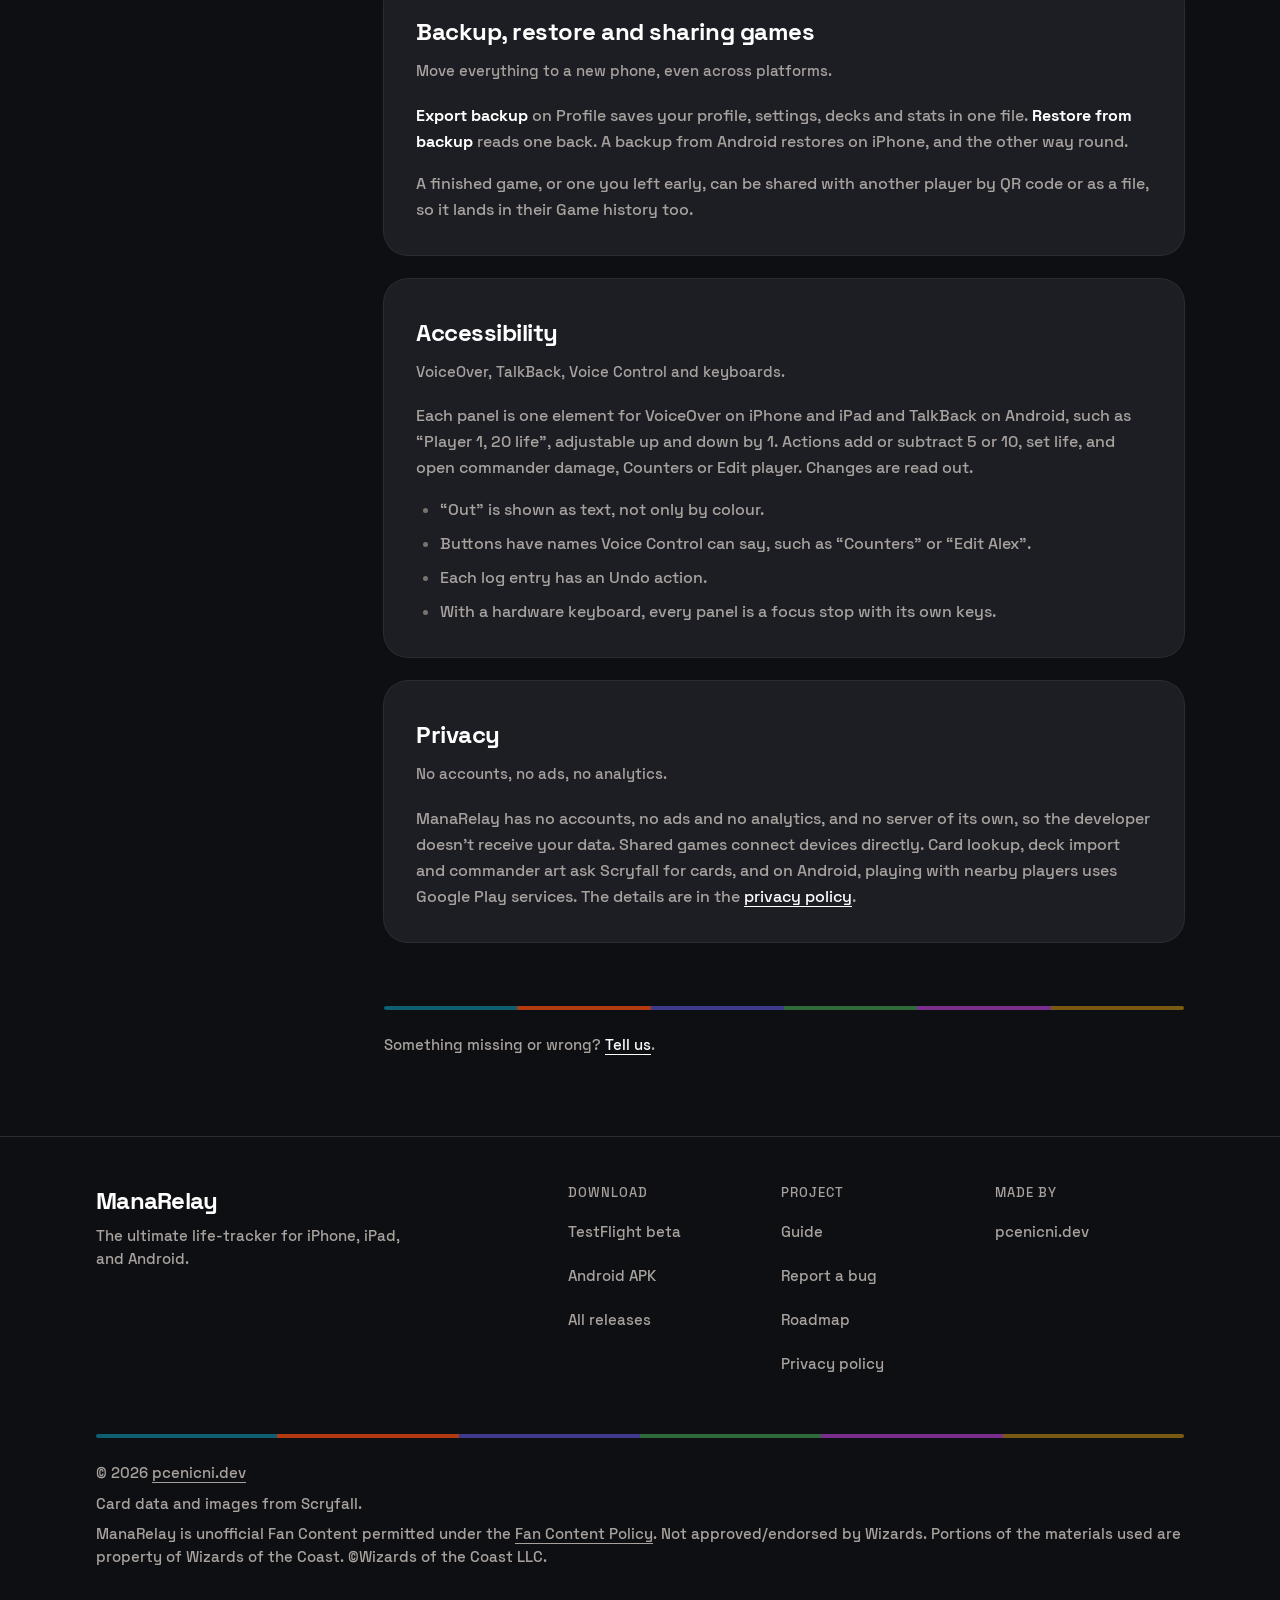
<file: docs.html>
<!doctype html>
<html lang="en" class="dark">
  <head>
    <meta charset="utf-8" />
    <meta name="viewport" content="width=device-width, initial-scale=1" />
    <title>Guide · ManaRelay</title>
    <meta name="description" content="The ManaRelay guide: every feature of the life counter for iPhone, iPad and Android, and how to use it." />
    <meta name="color-scheme" content="dark" />
    <meta name="theme-color" content="#0E0F12" />
    <meta property="og:title" content="Guide · ManaRelay" />
    <meta property="og:description" content="The ManaRelay guide: every feature of the life counter for iPhone, iPad and Android, and how to use it." />
    <meta property="og:image" content="screenshots/iphone/01-two-player-match.jpg" />
    <script type="module" crossorigin src="./assets/docs-Bmdn1H5g.js"></script>
    <link rel="modulepreload" crossorigin href="./assets/SiteHeader-Dh2UIB3n.js">
    <link rel="modulepreload" crossorigin href="./assets/Reveal-Phk2a0mw.js">
    <link rel="modulepreload" crossorigin href="./assets/Inline-D7uz2cev.js">
    <link rel="stylesheet" crossorigin href="./assets/SiteHeader-Ds6rcYu2.css">
  </head>
  <body>
    <div id="root"></div>
  </body>
</html>
</file>
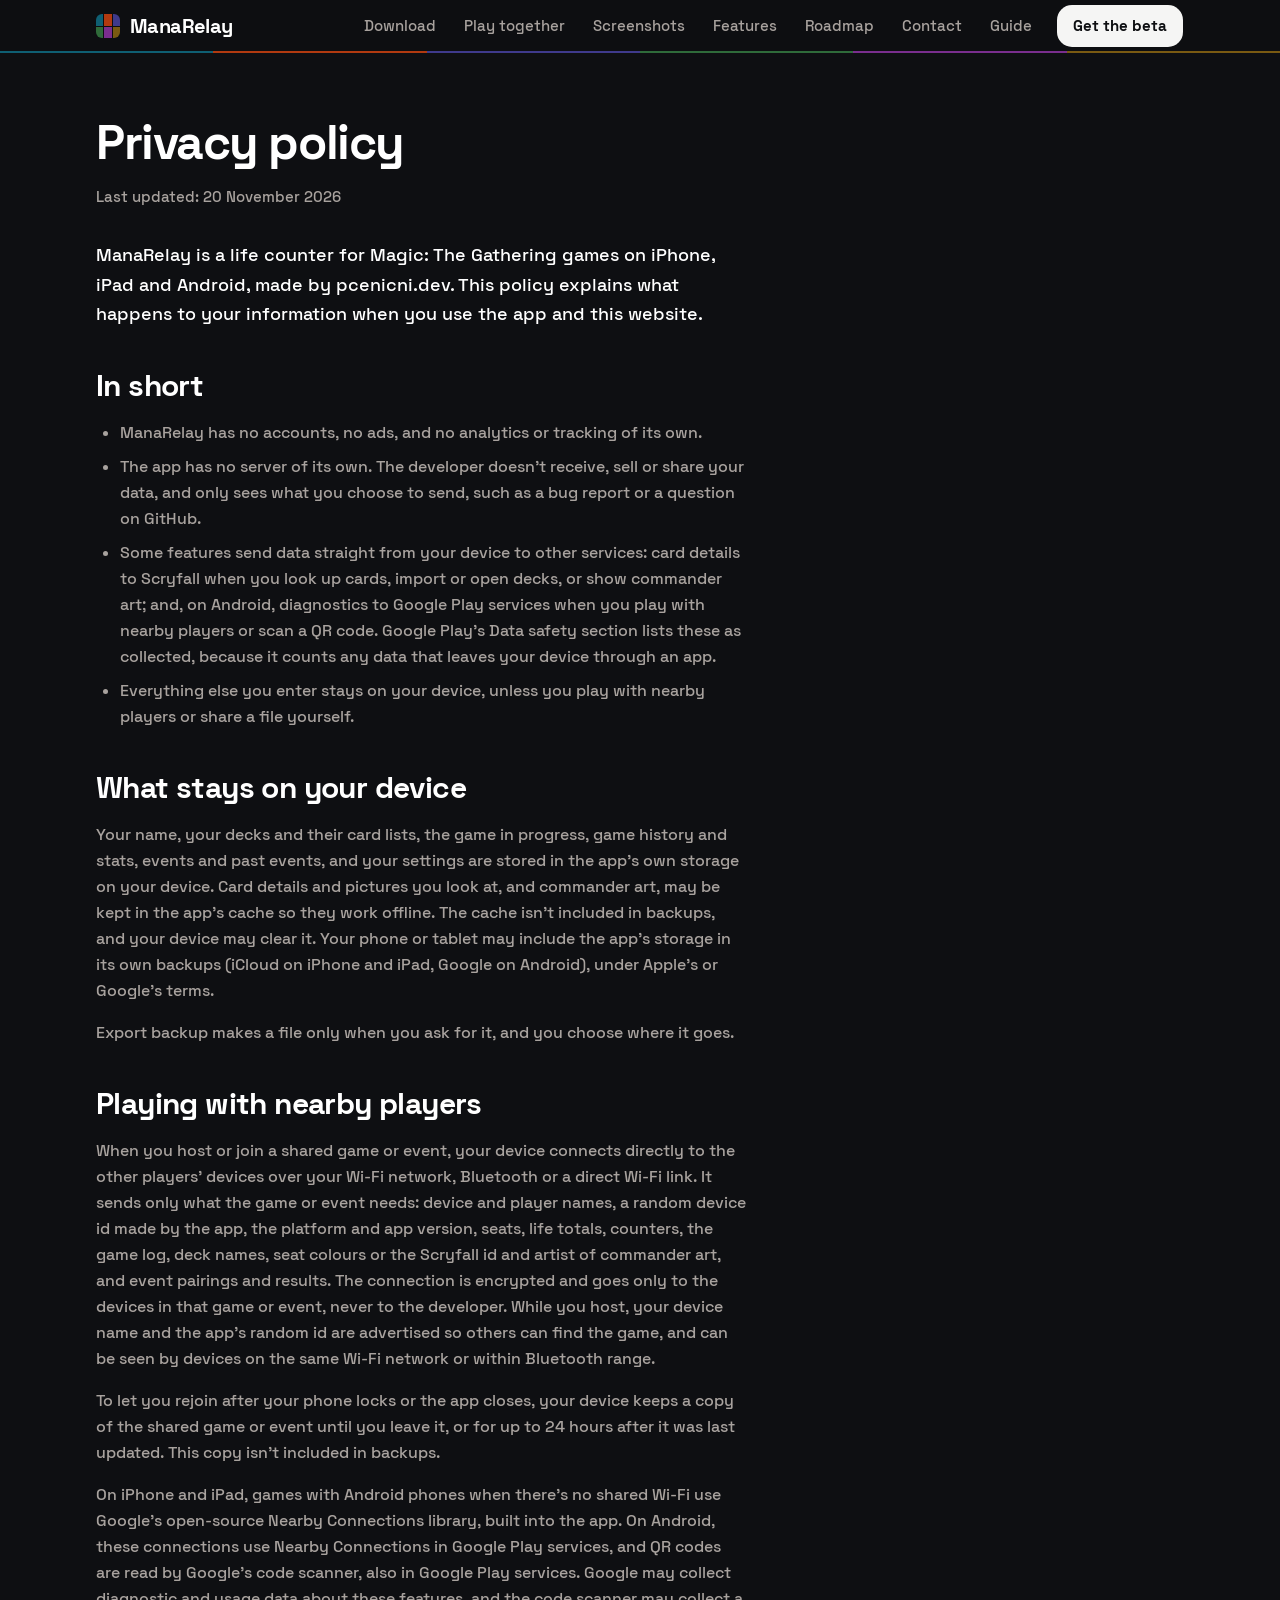
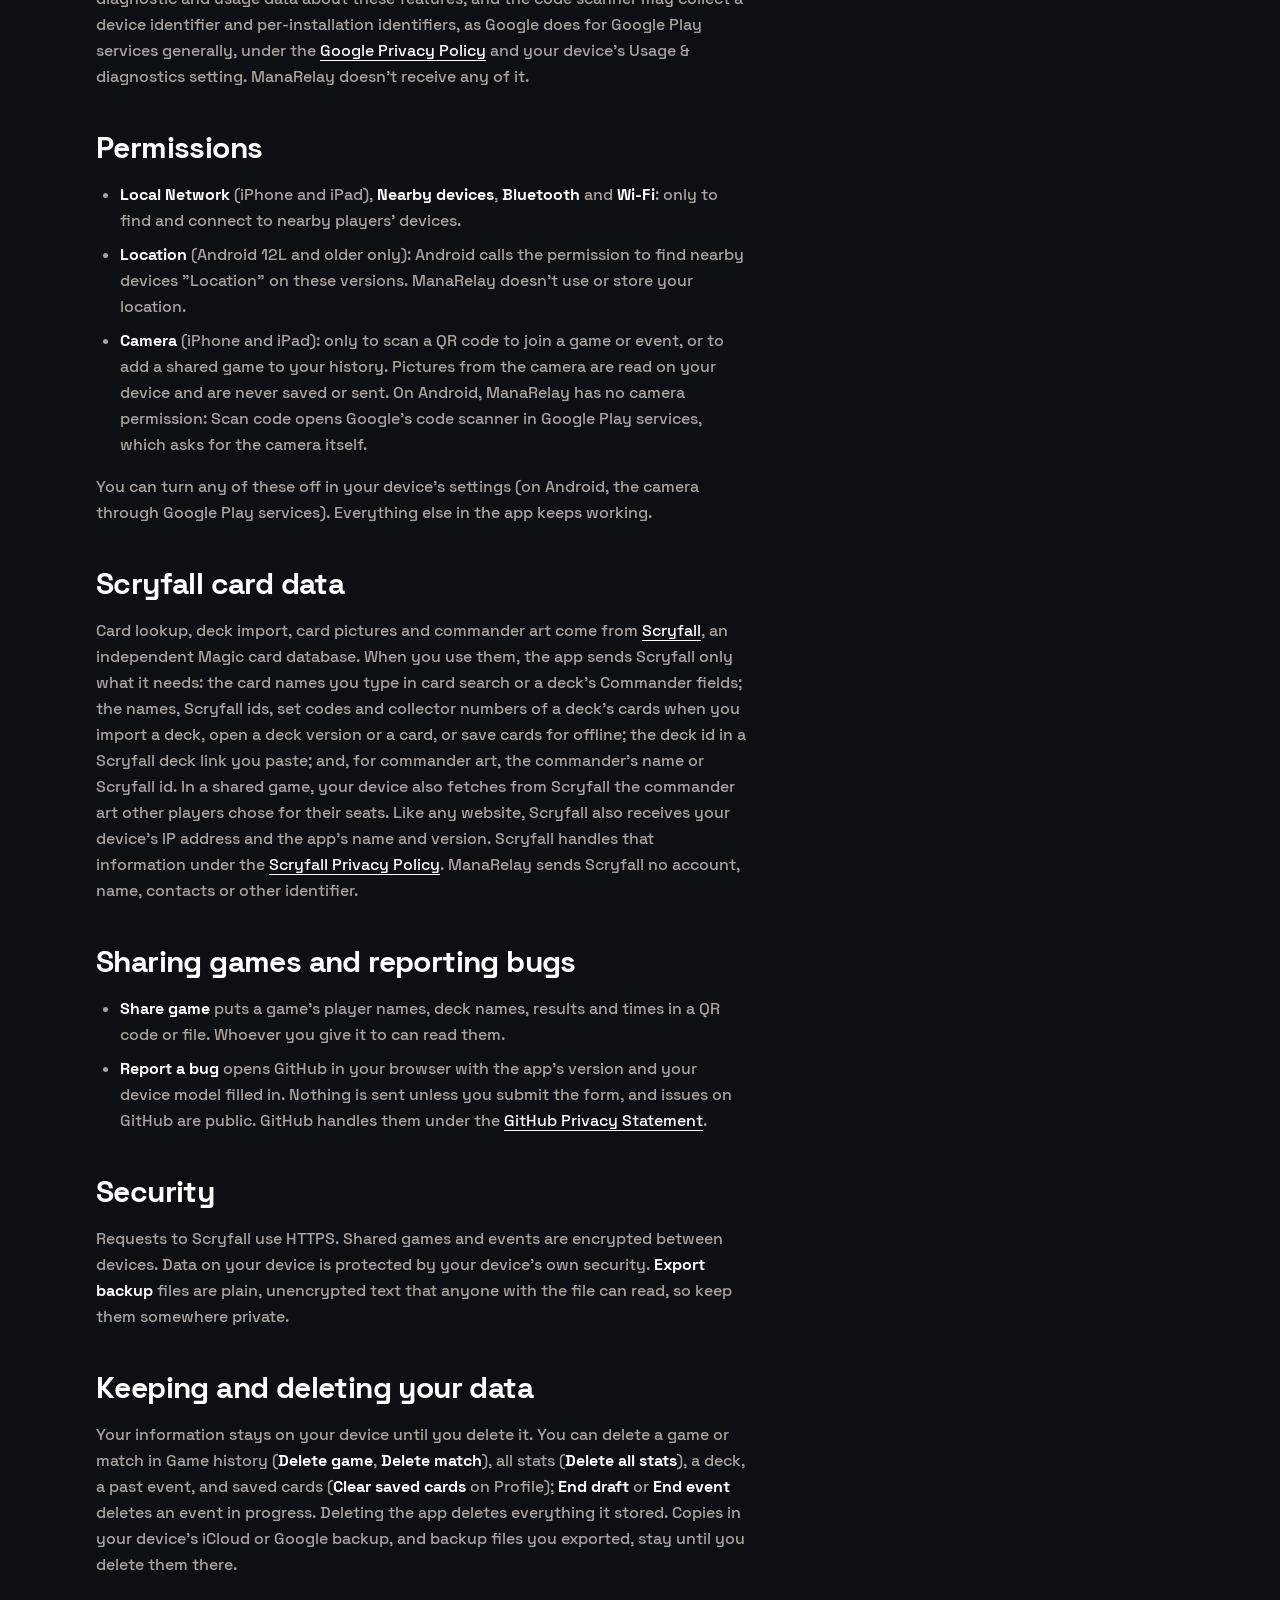
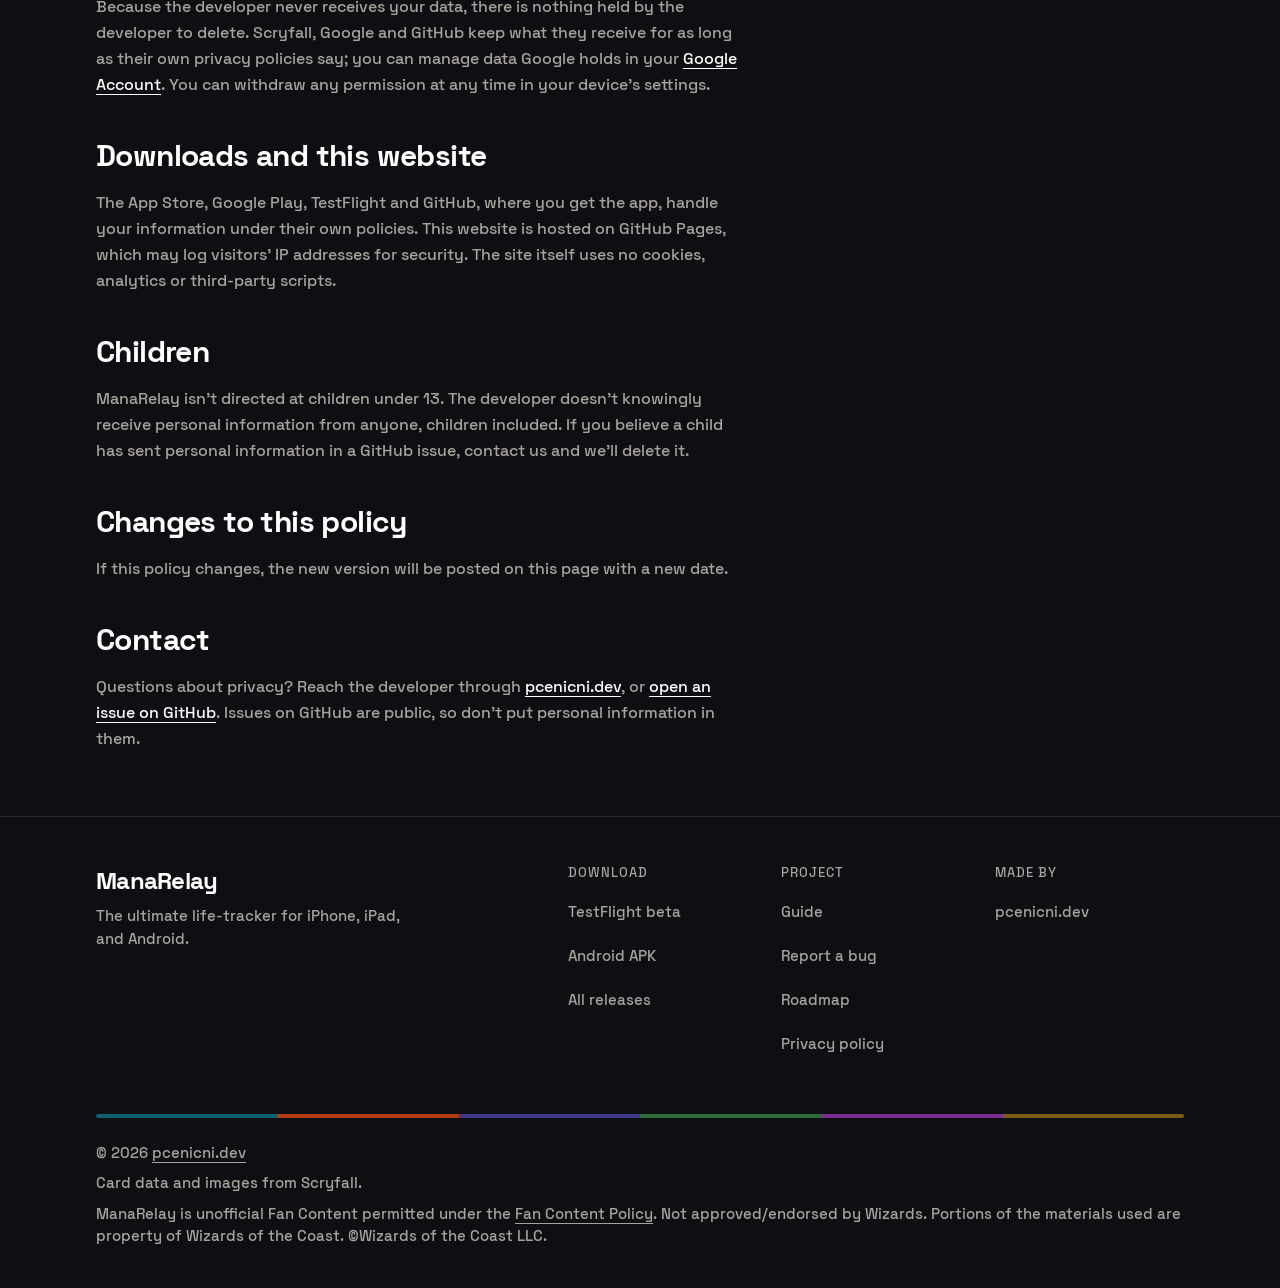
<file: privacy.html>
<!doctype html>
<html lang="en" class="dark">
  <head>
    <meta charset="utf-8" />
    <meta name="viewport" content="width=device-width, initial-scale=1" />
    <title>Privacy policy · ManaRelay</title>
    <meta name="description" content="How ManaRelay handles your information: no accounts, no ads, no analytics, and no data received by the developer." />
    <meta name="color-scheme" content="dark" />
    <meta name="theme-color" content="#0E0F12" />
    <meta property="og:title" content="Privacy policy · ManaRelay" />
    <meta property="og:description" content="How ManaRelay handles your information: no accounts, no ads, no analytics, and no data received by the developer." />
    <meta property="og:image" content="screenshots/iphone/01-two-player-match.jpg" />
    <script type="module" crossorigin src="./assets/privacy-DTebsfd5.js"></script>
    <link rel="modulepreload" crossorigin href="./assets/SiteHeader-Dh2UIB3n.js">
    <link rel="modulepreload" crossorigin href="./assets/Inline-D7uz2cev.js">
    <link rel="stylesheet" crossorigin href="./assets/SiteHeader-Ds6rcYu2.css">
  </head>
  <body>
    <div id="root"></div>
  </body>
</html>
</file>
